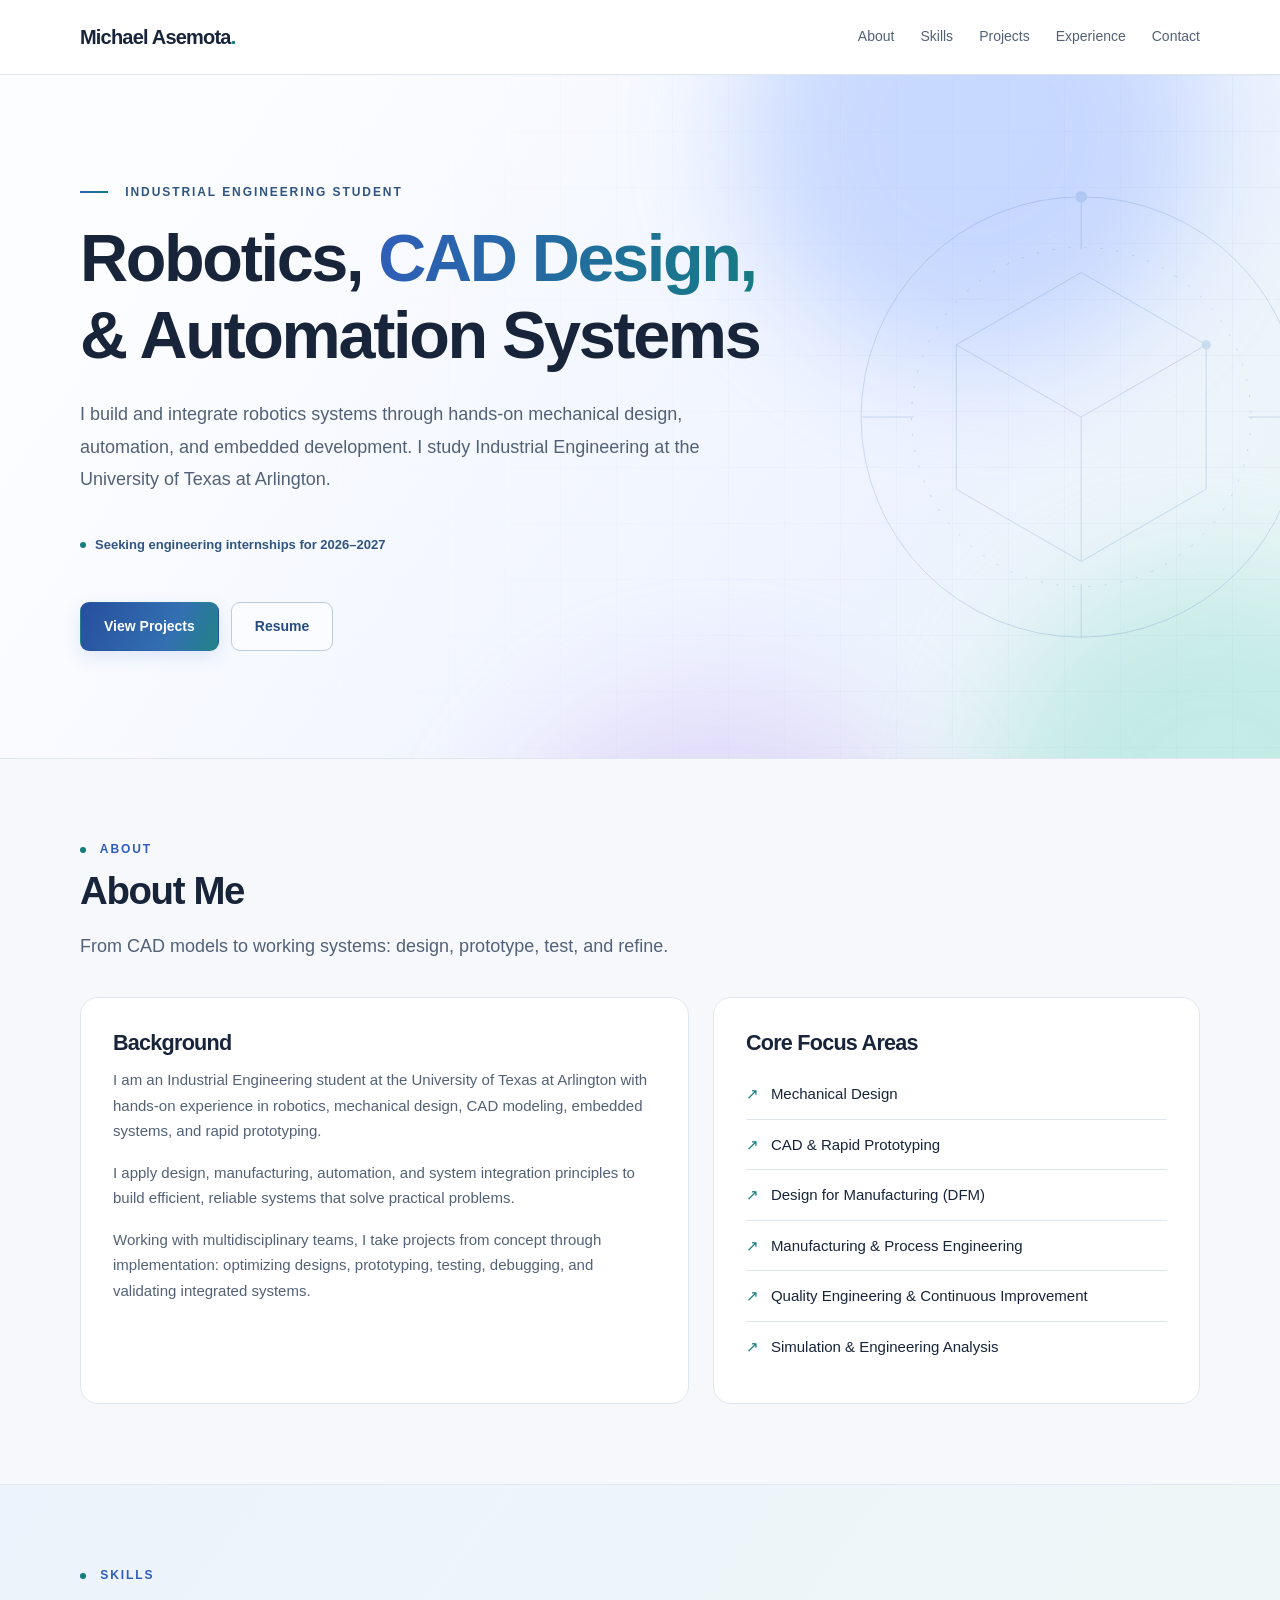
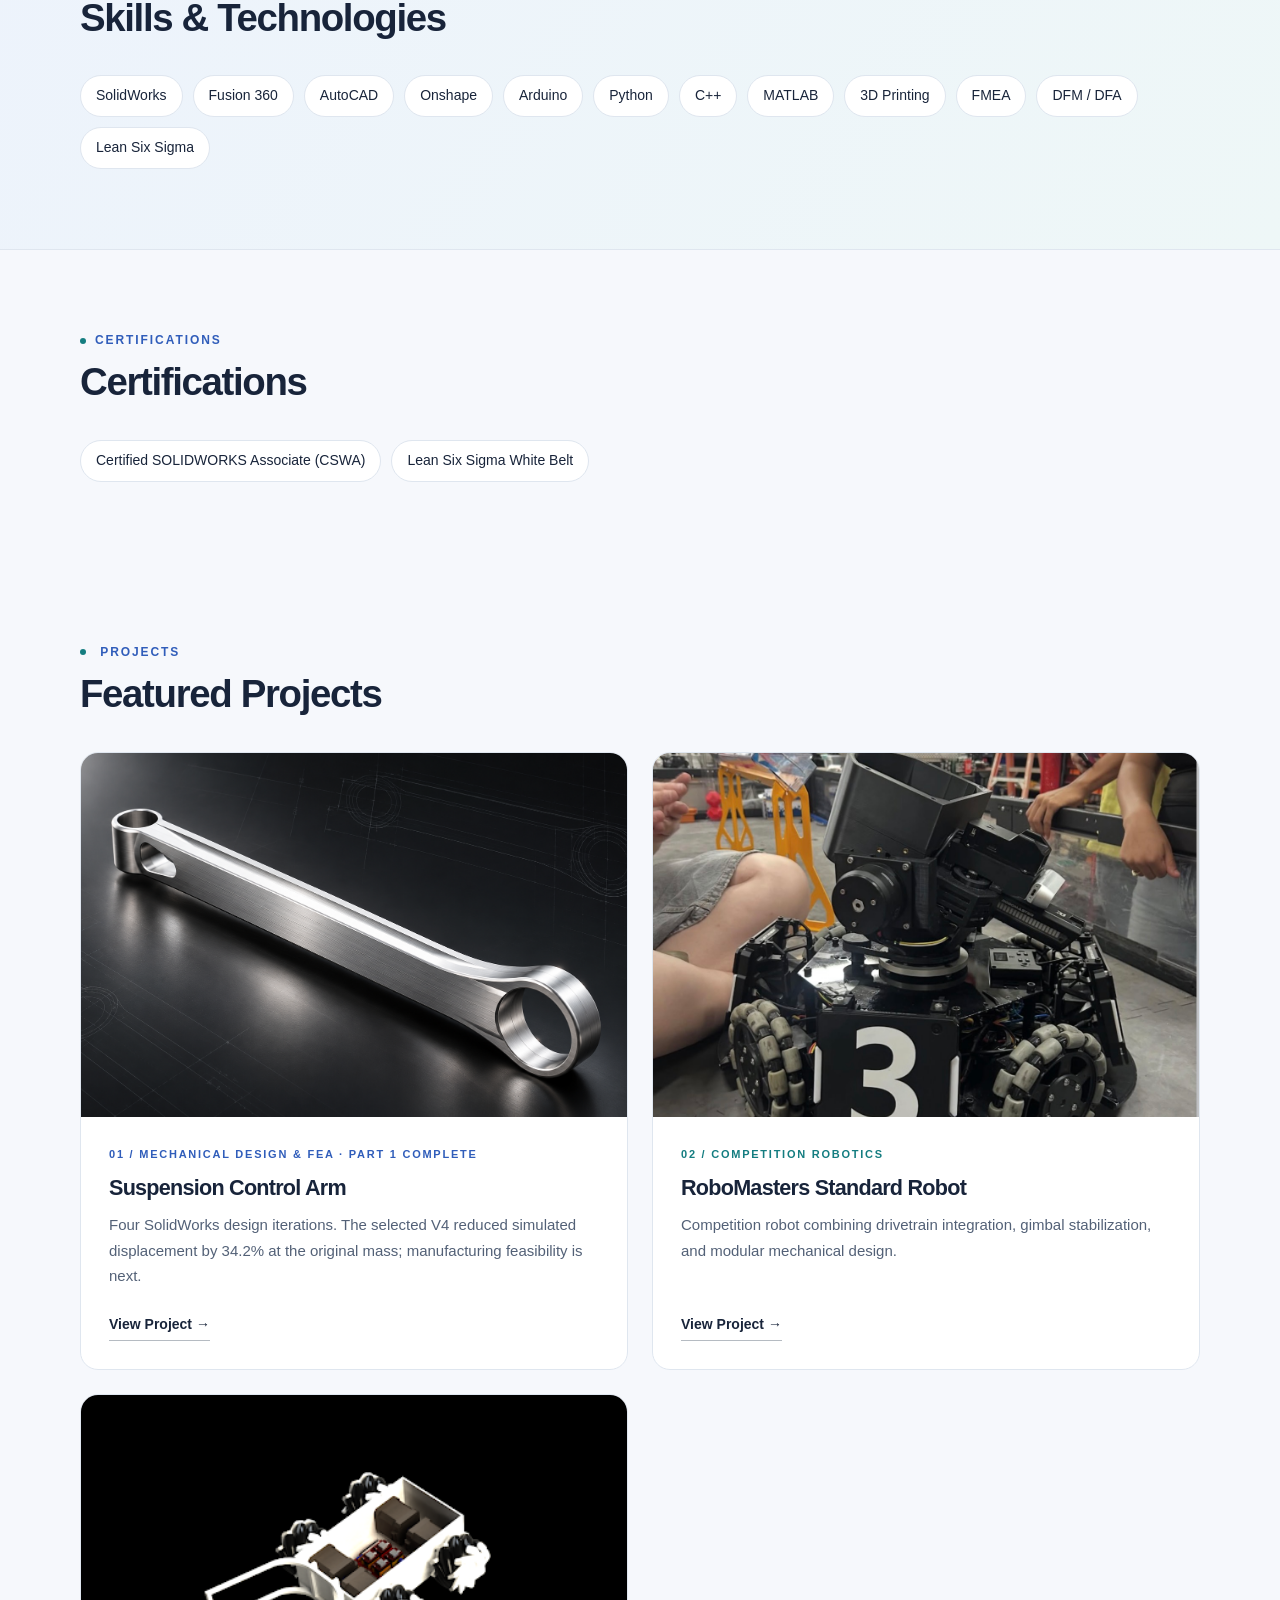
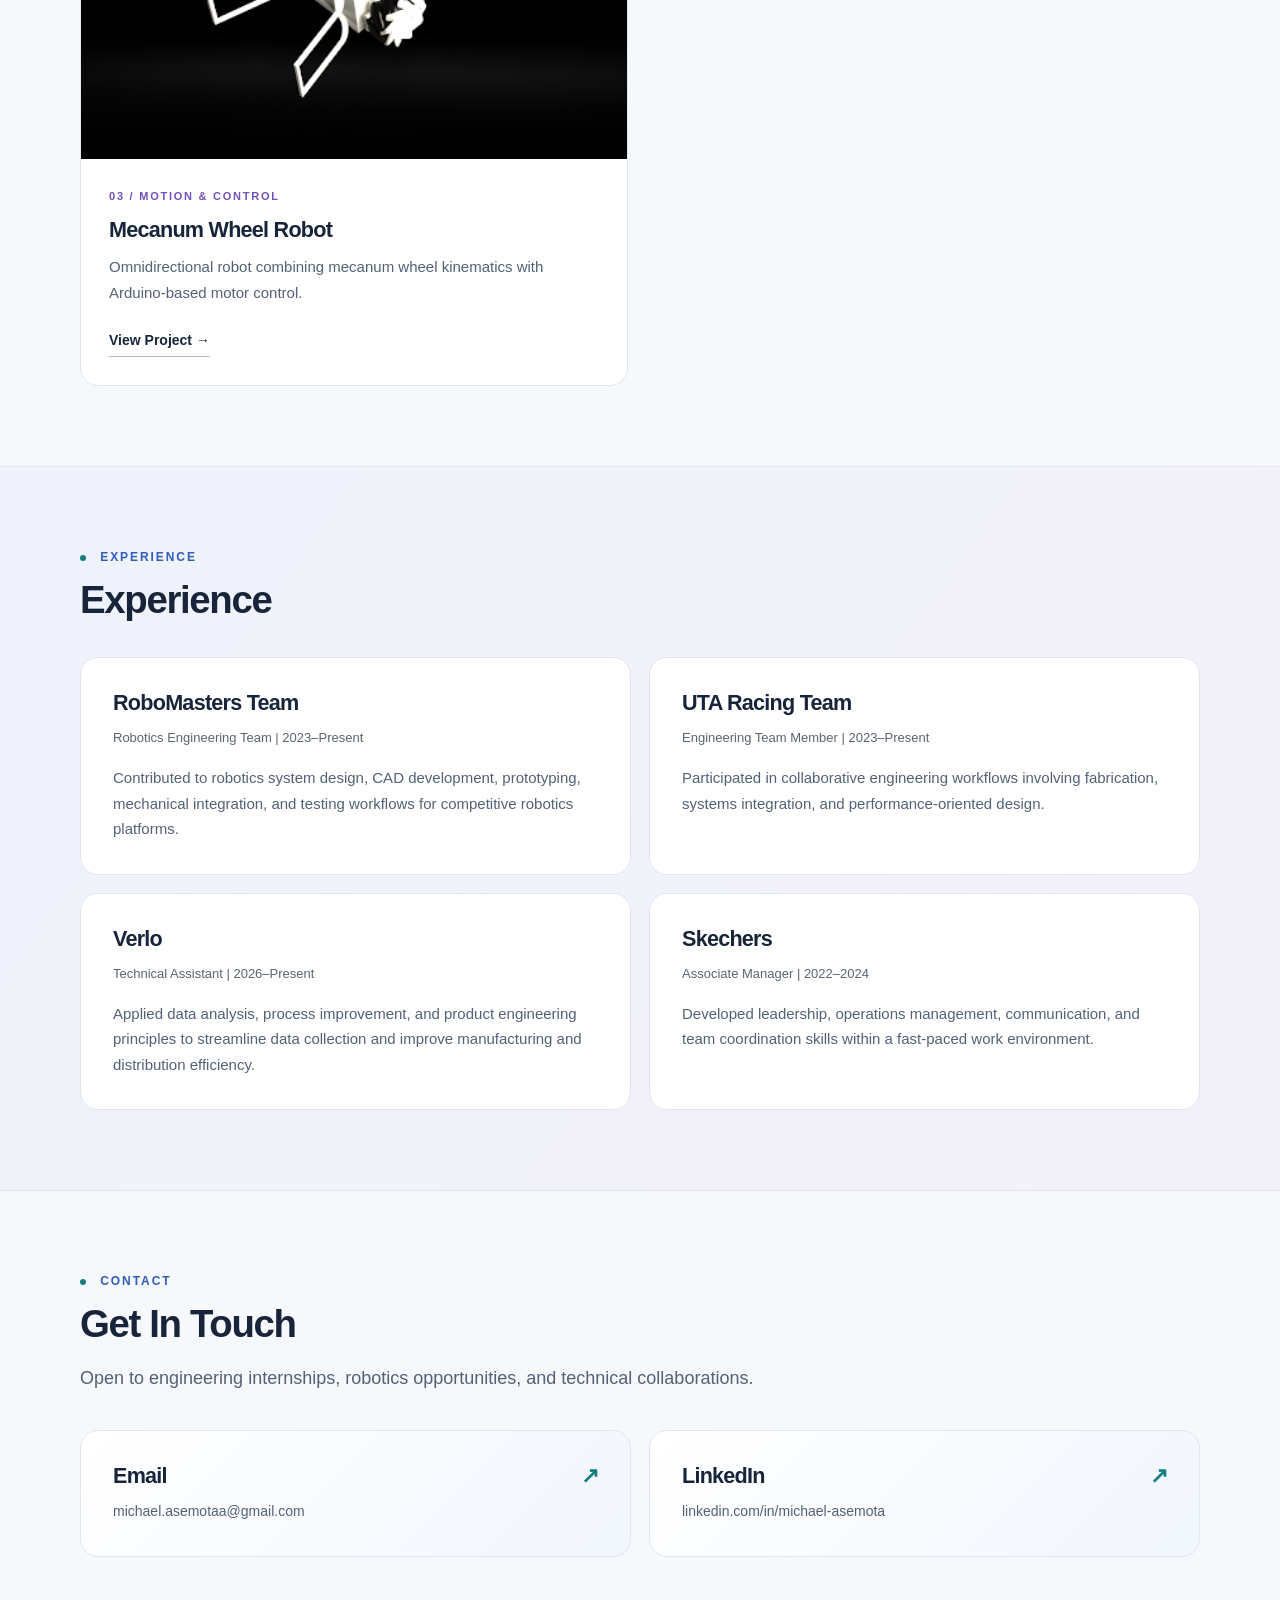
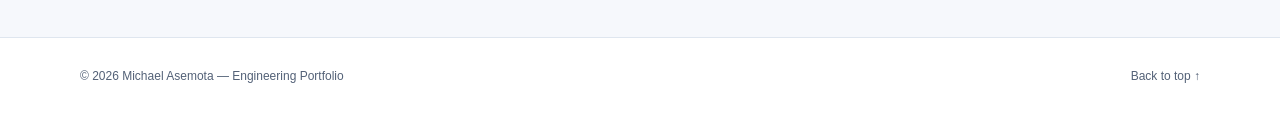
<file: index.html>
<!DOCTYPE html>
<html lang="en">

<head>

  <meta charset="UTF-8">
  <meta name="viewport" content="width=device-width, initial-scale=1.0">

  <title>Michael Asemota | Engineering Portfolio</title>

  <meta name="description" content="Michael Asemota’s engineering portfolio: robotics, mechanical design, CAD, automation, and embedded systems at UT Arlington.">
  <script src="assets/js/site.js?v=20261029-final" defer></script>

  <!-- Main CSS -->
  <link rel="stylesheet" href="assets/css/style.css?v=20261029-final">

  <link rel="stylesheet" href="assets/css/motion.css?v=20261029-final">
  <link rel="icon" type="image/svg+xml" href="assets/favicon.svg">
  <meta name="theme-color" content="#305dba">
  <meta property="og:type" content="website">
  <meta property="og:title" content="Michael Asemota | Engineering Portfolio">
  <meta property="og:description" content="Michael Asemota’s engineering portfolio: robotics, mechanical design, CAD, automation, and embedded systems at UT Arlington.">
  <meta property="og:url" content="https://ybmikey.github.io/Michael-A-Projects/">
  <link rel="canonical" href="https://ybmikey.github.io/Michael-A-Projects/">
</head>

<body>
  <a class="skip-link" href="#main">Skip to content</a>

  <!-- ================= NAVBAR ================= -->

  <nav class="navbar" aria-label="Main navigation">

    <div class="nav-container">

      <a class="logo" href="#main">Michael Asemota<span class="logo-dot" aria-hidden="true">.</span></a>

      <button class="menu-toggle" aria-expanded="false" aria-controls="navigation" hidden>Menu <span aria-hidden="true">+</span></button>
      <div class="nav-links" id="navigation">
        <a href="#about">About</a>
        <a href="#skills">Skills</a>
        <a href="#projects">Projects</a>
        <a href="#experience">Experience</a>
        <a href="#contact">Contact</a>
      </div>

    </div>

  </nav>

  <main id="main">
  <!-- ================= HERO ================= -->

  <section class="hero">
    <div class="hero-atmosphere" aria-hidden="true">
      <span class="ambient-orb orb-blue"></span><span class="ambient-orb orb-teal"></span><span class="ambient-orb orb-violet"></span>
      <svg class="engineering-orbit" viewBox="0 0 480 480" fill="none" focusable="false" aria-hidden="true">
        <g class="orbit-outer"><circle cx="240" cy="240" r="192"/><path d="M48 240h46m292 0h46M240 48v46m0 292v46"/><circle cx="240" cy="48" r="5" class="orbit-point"/></g>
        <g class="orbit-inner"><path d="m240 114 109 63v126l-109 63-109-63V177Z"/><path d="m131 177 109 63 109-63M240 240v126"/><circle cx="349" cy="177" r="4" class="orbit-point"/></g>
        <circle cx="240" cy="240" r="148" stroke-dasharray="2 12"/>
      </svg>
    </div>

    <div class="container">

      <div class="hero-content">

        <p class="hero-subtitle">
          Industrial Engineering Student
        </p>

        <h1>
          Robotics, <span class="hero-emphasis">CAD Design,</span> <br>
          & Automation Systems
        </h1>

        <p class="hero-description">
          I build and integrate robotics systems through hands-on mechanical design,
          automation, and embedded development. I study Industrial Engineering at the
          University of Texas at Arlington.
        </p>

        <p class="internship-note">Seeking engineering internships for 2026–2027</p>
        <div class="hero-buttons">

          <a href="#projects" class="btn btn-primary">
            View Projects
          </a>

          <a href="resume.pdf?v=20261030" target="_blank" rel="noopener noreferrer" class="btn btn-secondary">
            Resume
          </a>

        </div>

      </div>

    </div>

  </section>

  <!-- ================= ABOUT ================= -->

  <section id="about">

    <div class="container">

      <div class="section-header">

        <p class="section-label">
          ABOUT
        </p>

        <h2>About Me</h2>

        <p class="section-description">
          From CAD models to working systems: design, prototype, test, and refine.
        </p>

      </div>

      <div class="about-grid">

        <!-- LEFT CARD -->

        <div class="about-card">

          <h3>Background</h3>

          <p>
  I am an Industrial Engineering student at the University of Texas at Arlington with hands-on experience in robotics, mechanical design, CAD modeling, embedded systems, and rapid prototyping.
</p>

<p>
  I apply design, manufacturing, automation, and system integration principles to build efficient, reliable systems that solve practical problems.
</p>

<p>
  Working with multidisciplinary teams, I take projects from concept through implementation: optimizing designs, prototyping, testing, debugging, and validating integrated systems.
</p>

        </div>

        <!-- RIGHT CARD -->

        <div class="about-card">

          <h3>Core Focus Areas</h3>

          <div class="focus-list">

            <div class="focus-item">Mechanical Design</div>
            <div class="focus-item">CAD &amp; Rapid Prototyping</div>
            <div class="focus-item">Design for Manufacturing (DFM)</div>
            <div class="focus-item">Manufacturing &amp; Process Engineering</div>
            <div class="focus-item">Quality Engineering &amp; Continuous Improvement</div>
            <div class="focus-item">Simulation &amp; Engineering Analysis</div>

          </div>

        </div>

      </div>

    </div>

  </section>

  <!-- ================= SKILLS ================= -->

  <section id="skills">

    <div class="container">

      <div class="section-header">

        <p class="section-label">
          SKILLS
        </p>

        <h2>Skills & Technologies</h2>

      </div>

      <div class="skills-container">

        <div class="skill-tag">SolidWorks</div>
        <div class="skill-tag">Fusion 360</div>
        <div class="skill-tag">AutoCAD</div>
        <div class="skill-tag">Onshape</div>
        <div class="skill-tag">Arduino</div>
        <div class="skill-tag">Python</div>
        <div class="skill-tag">C++</div>
        <div class="skill-tag">MATLAB</div>
        <div class="skill-tag">3D Printing</div>
        <div class="skill-tag">FMEA</div>
        <div class="skill-tag">DFM / DFA</div>
        <div class="skill-tag">Lean Six Sigma</div>

      </div>

    </div>

  </section>

  <!-- ================= CERTIFICATIONS ================= -->

  <section id="certifications">
    <div class="container">
      <div class="section-header">
        <p class="section-label">CERTIFICATIONS</p>
        <h2>Certifications</h2>
      </div>
      <div class="skills-container">
        <div class="skill-tag">Certified SOLIDWORKS Associate (CSWA)</div>
        <div class="skill-tag">Lean Six Sigma White Belt</div>
      </div>
    </div>
  </section>

  <!-- ================= PROJECTS ================= -->

  <section id="projects">

    <div class="container">

      <div class="section-header">

        <p class="section-label">
          PROJECTS
        </p>

        <h2>Featured Projects</h2>

      </div>

      <div class="projects-grid">
        <!-- PROJECT 1 -->

        <div class="project-card">
          <div class="project-image">
            <img loading="lazy" decoding="async" src="assets/images/control-arm-hero.png" alt="Hero render of the suspension control arm design">
          </div>
          <div class="project-content">
            <p class="project-eyebrow">01 / Mechanical design &amp; FEA · Part 1 complete</p>
            <h3>Suspension Control Arm</h3>
            <p>Four SolidWorks design iterations. The selected V4 reduced simulated displacement by 34.2% at the original mass; manufacturing feasibility is next.</p>
            <a href="projects/control-arm.html" class="project-link">View Project →</a>
          </div>
        </div>

        <div class="project-card">

          <div class="project-image">
            <img loading="lazy" decoding="async" src="assets/images/Robo-Main.jpg" alt="RoboMasters Robot">
          </div>

          <div class="project-content">

            <p class="project-eyebrow">02 / Competition robotics</p>
            <h3>RoboMasters Standard Robot</h3>

            <p>
              Competition robot combining drivetrain integration, gimbal stabilization,
              and modular mechanical design.
            </p>

            <a href="projects/robo-masters.html" class="project-link">
              View Project →
            </a>

          </div>

        </div>

        <div class="project-card">

          <div class="project-image">
            <img loading="lazy" decoding="async" src="assets/images/MecMain.png" alt="Mecanum Robot">
          </div>

          <div class="project-content">

            <p class="project-eyebrow">03 / Motion & control</p>
            <h3>Mecanum Wheel Robot</h3>

            <p>
              Omnidirectional robot combining mecanum wheel kinematics
              with Arduino-based motor control.
            </p>

            <a href="projects/mecanum-robot.html" class="project-link">
              View Project →
            </a>

          </div>

        </div>



      </div>

    </div>

  </section>

  <!-- ================= EXPERIENCE ================= -->

  <section id="experience">

    <div class="container">

      <div class="section-header">

        <p class="section-label">
          EXPERIENCE
        </p>

        <h2>Experience</h2>

      </div>

      <div class="experience-grid">

        <div class="experience-card">

          <h3>RoboMasters Team</h3>

          <p class="experience-date">
            Robotics Engineering Team | 2023–Present
          </p>

          <p>
            Contributed to robotics system design, CAD development, prototyping, mechanical integration, and testing workflows for competitive robotics platforms.
          </p>

        </div>

        <div class="experience-card">

          <h3>UTA Racing Team</h3>

          <p class="experience-date">
            Engineering Team Member | 2023–Present
          </p>

          <p>
            Participated in collaborative engineering workflows involving fabrication, systems integration, and performance-oriented design.
          </p>

        </div>

<div class="experience-card">

          <h3>Verlo</h3>

          <p class="experience-date">
            Technical Assistant | 2026–Present
          </p>

          <p>
            Applied data analysis, process improvement, and product engineering principles to streamline data collection and improve manufacturing and distribution efficiency.
          </p>

        </div>


        <div class="experience-card">

          <h3>Skechers</h3>

          <p class="experience-date">
            Associate Manager | 2022–2024
          </p>

          <p>
            Developed leadership, operations management, communication, and team coordination skills within a fast-paced work environment.
          </p>

        </div>

      </div>

    </div>

  </section>

  <!-- ================= CONTACT ================= -->

  <section id="contact">

    <div class="container">

      <div class="section-header">

        <p class="section-label">
          CONTACT
        </p>

        <h2>Get In Touch</h2>

        <p class="section-description">
          Open to engineering internships, robotics opportunities, and technical collaborations.
        </p>

      </div>

      <div class="contact-container">

        <a href="mailto:michael.asemotaa@gmail.com" class="contact-card">
          <h3>Email</h3>
          <p>michael.asemotaa@gmail.com</p>
        </a>

        <a href="https://www.linkedin.com/in/michael-asemota"
           target="_blank" rel="noopener noreferrer"
           class="contact-card">

          <h3>LinkedIn</h3>
          <p>linkedin.com/in/michael-asemota</p>

        </a>

      </div>

    </div>

  </section>

  </main>
  <!-- ================= FOOTER ================= -->

  <footer>

    <div class="container">

      <p>
        © 2026 Michael Asemota — Engineering Portfolio
        <a class="footer-top" href="#main">Back to top ↑</a>
      </p>

    </div>

  </footer>

</body>

</html>
</file>
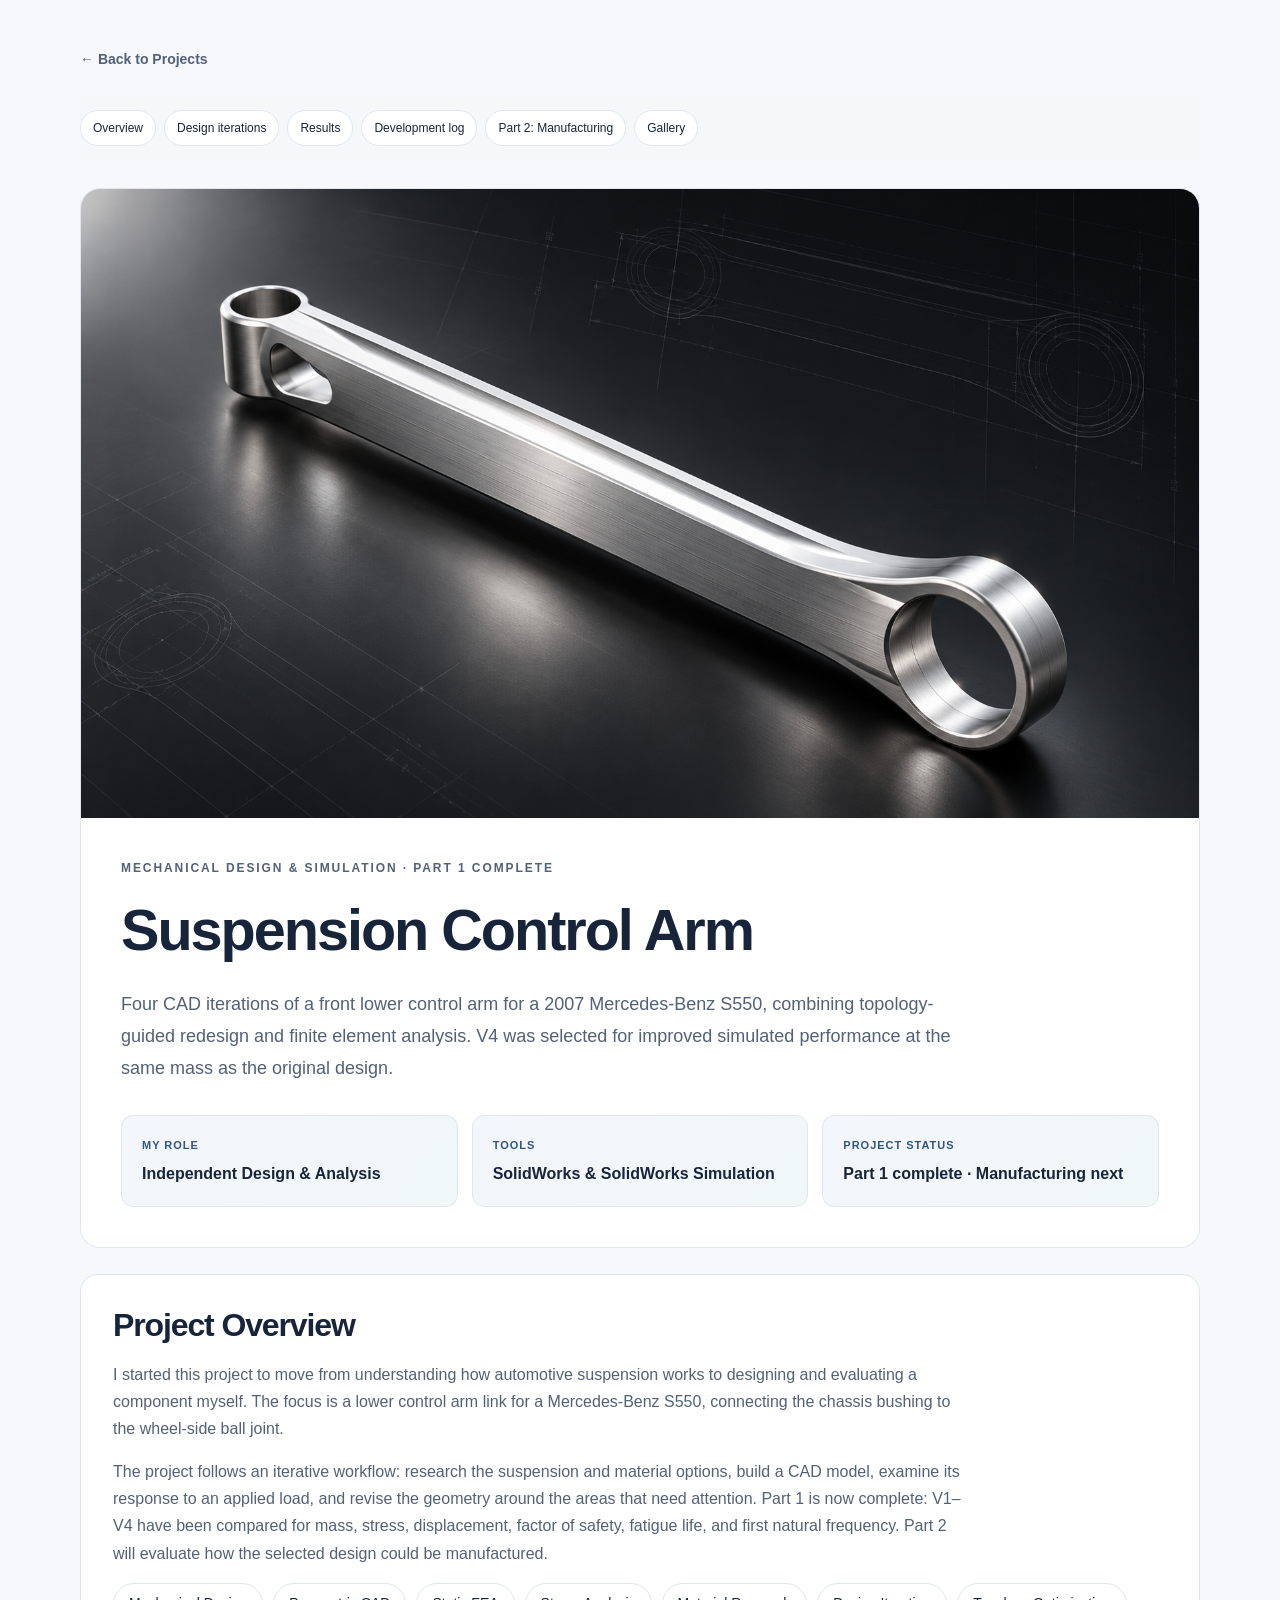
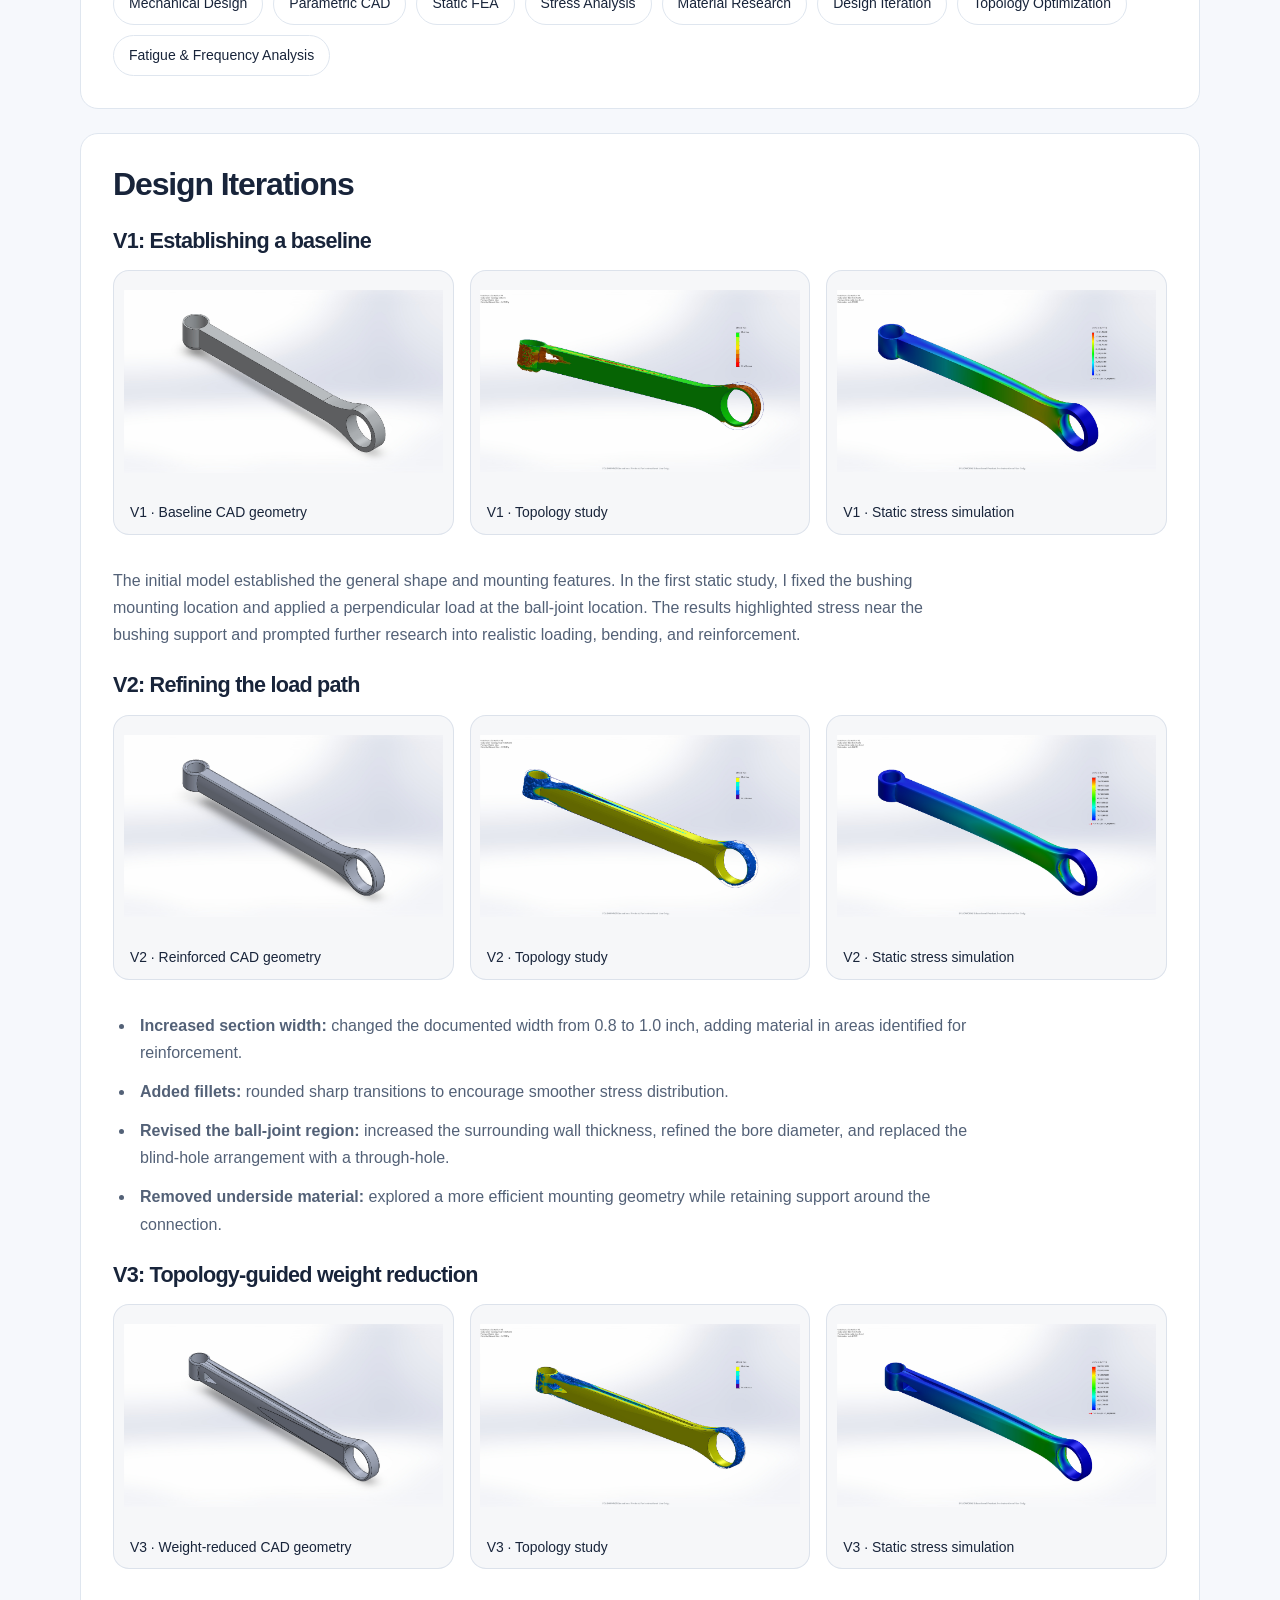
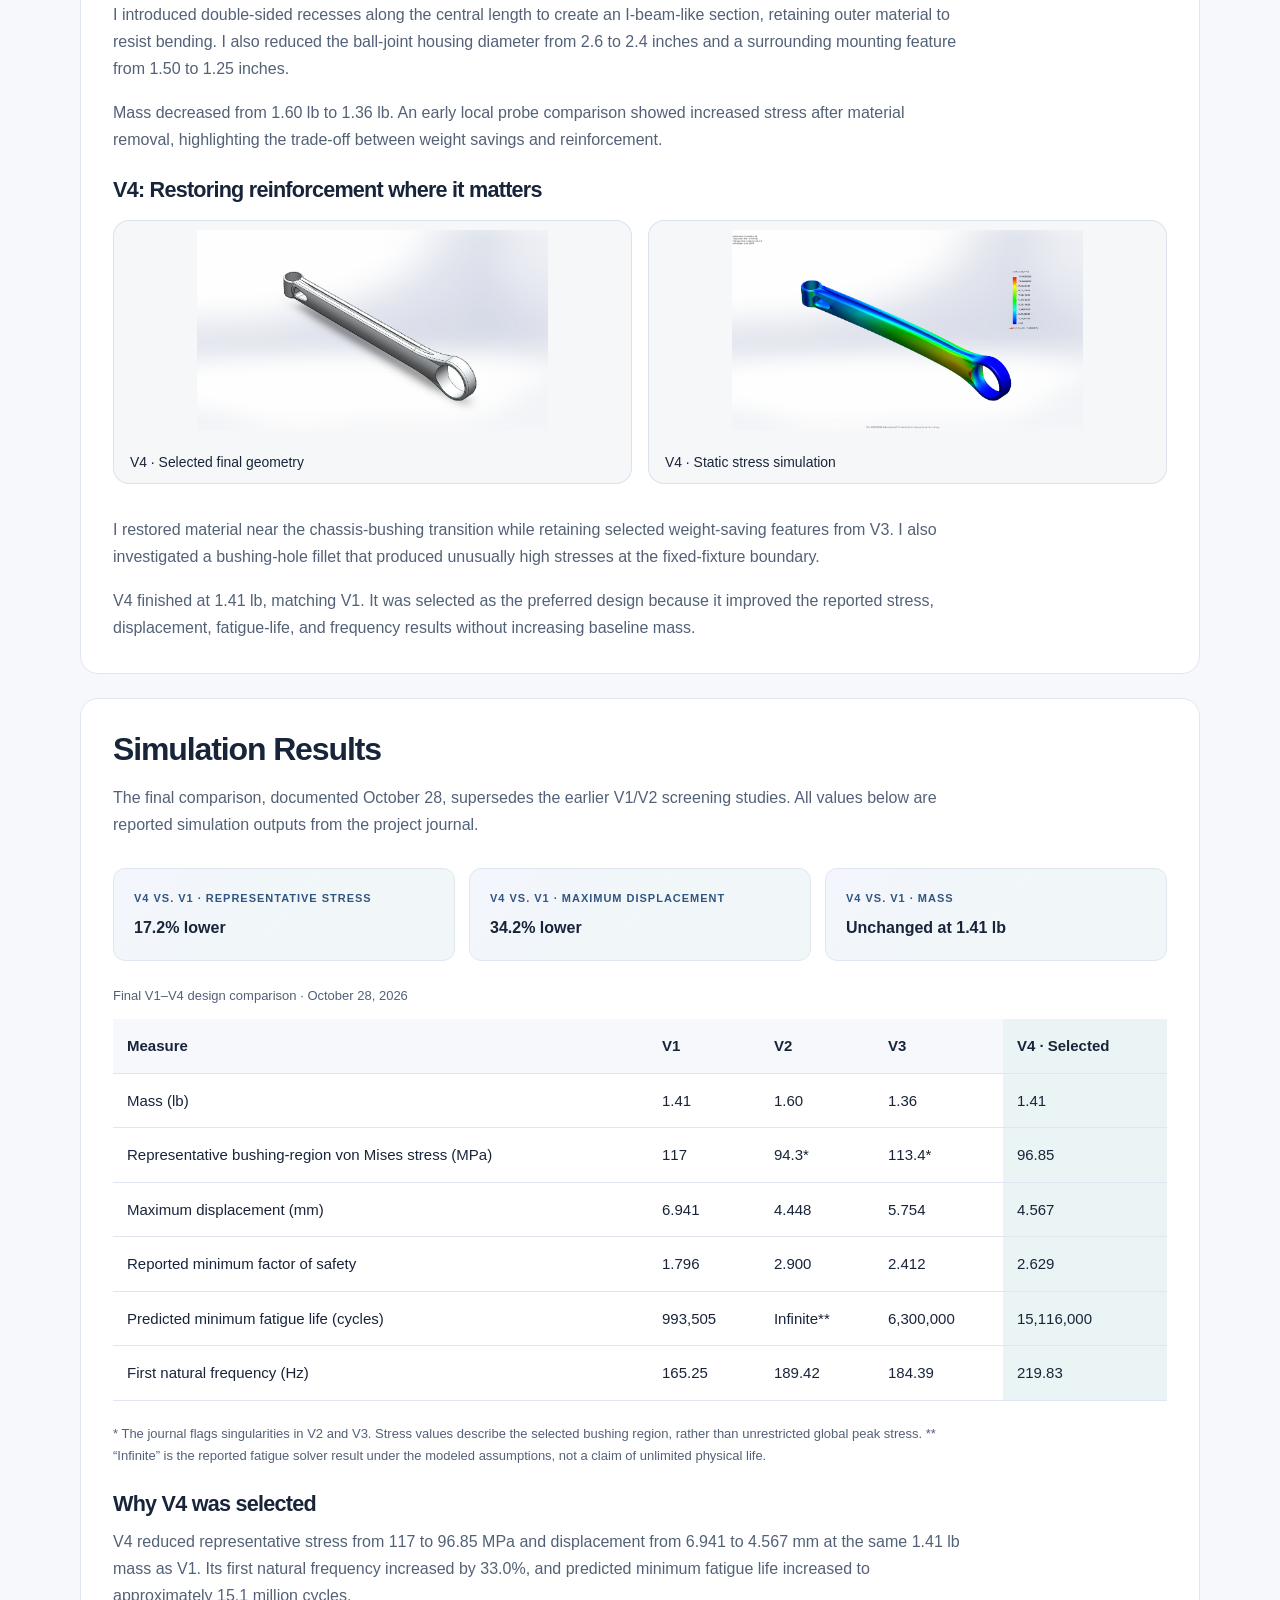
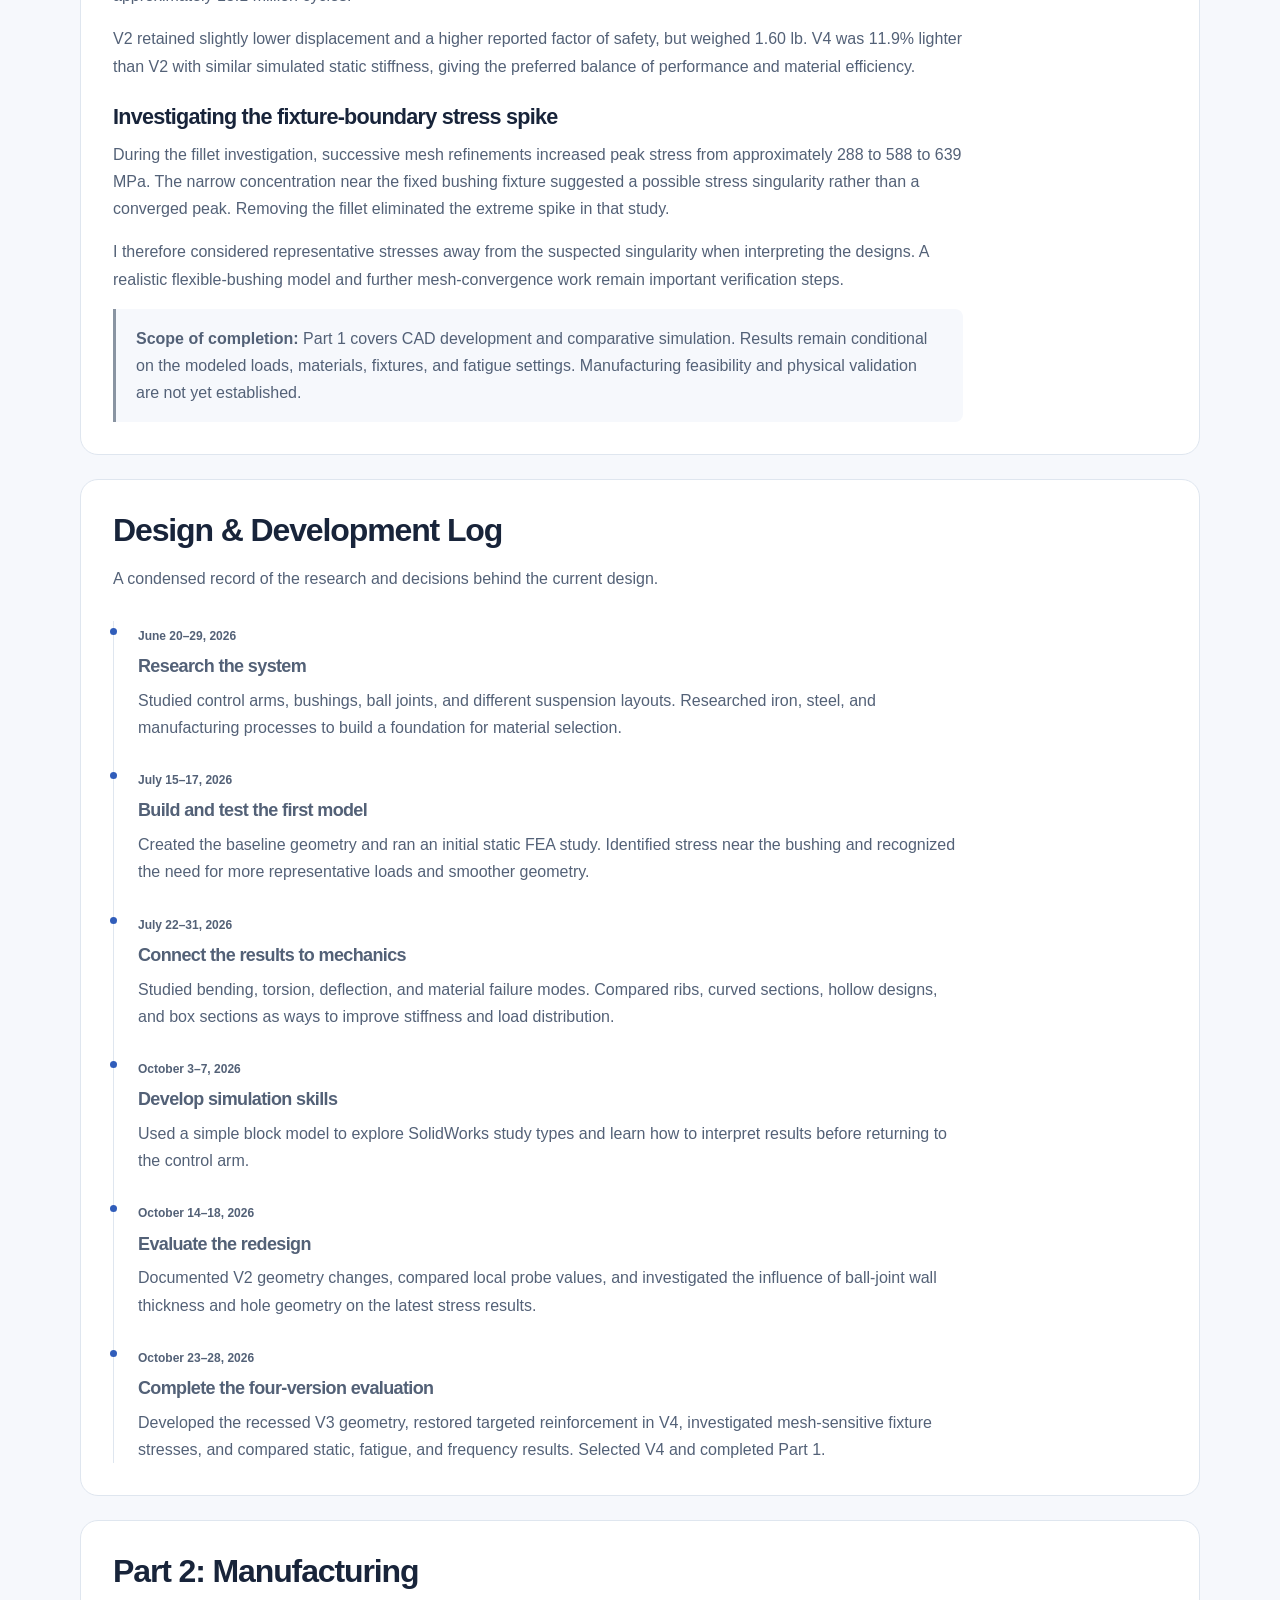
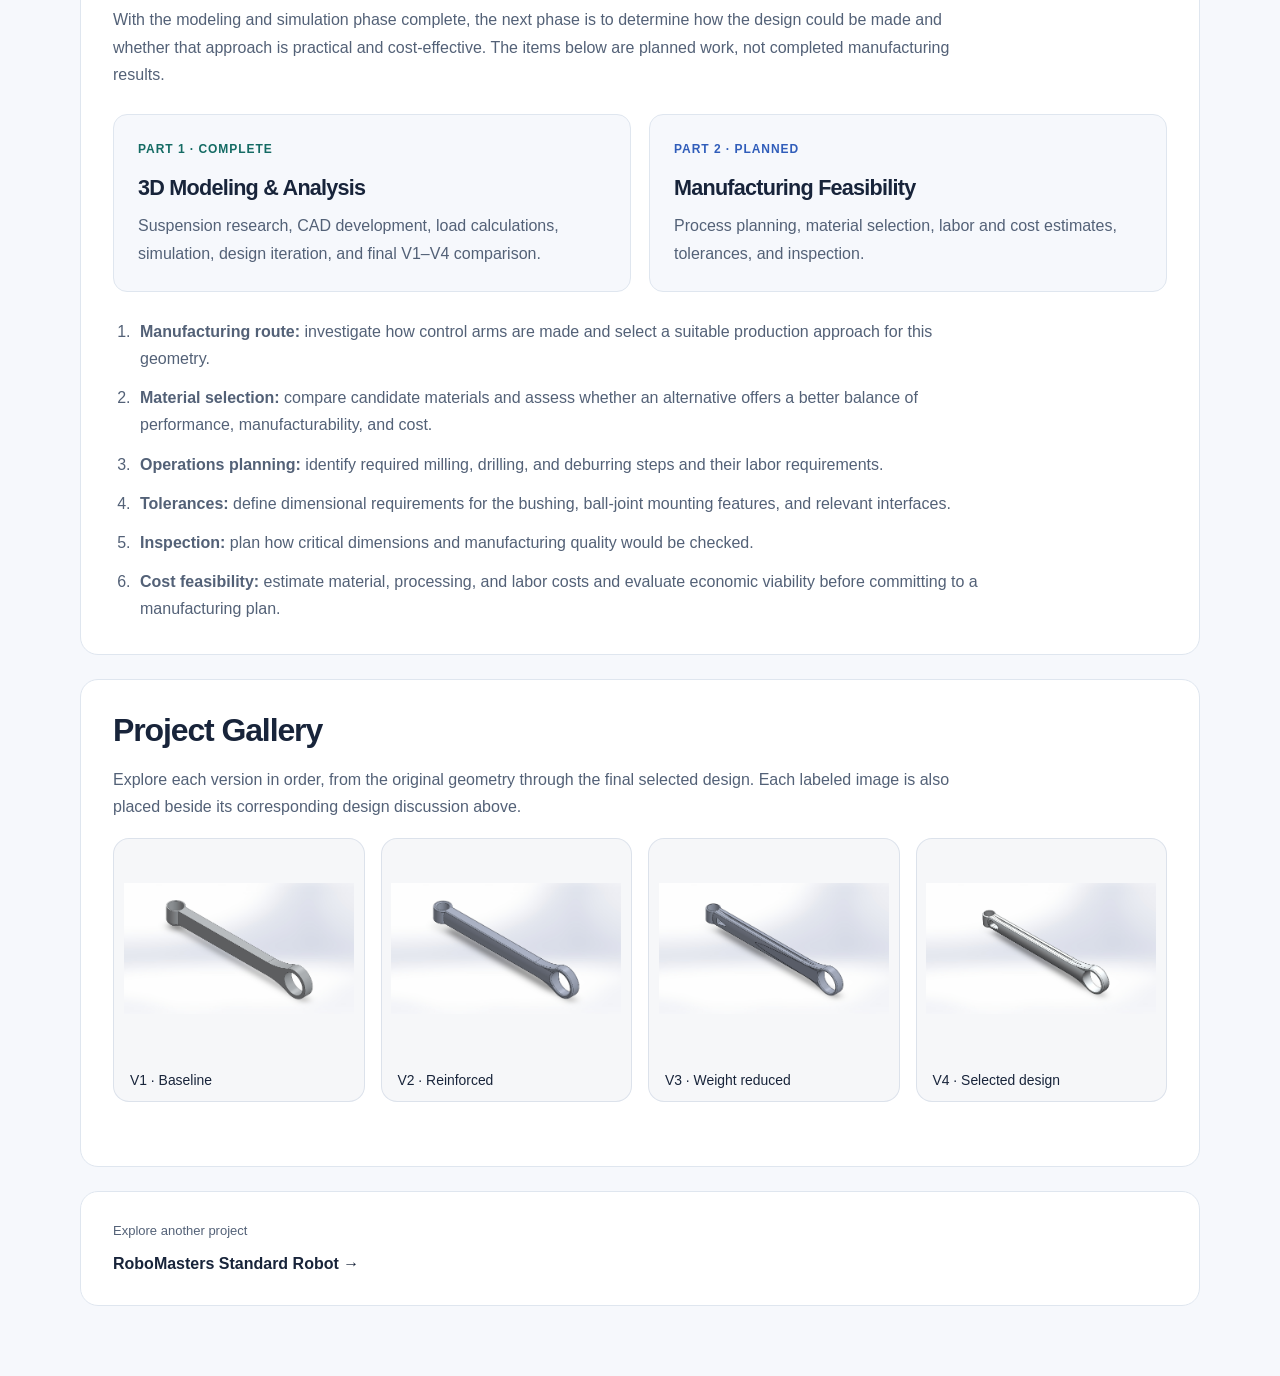
<file: projects/control-arm.html>
<!DOCTYPE html>
<html lang="en">
<head>
  <meta charset="UTF-8">
  <meta name="viewport" content="width=device-width, initial-scale=1.0">
  <title>Suspension Control Arm | Michael Asemota</title>
  <meta name="description" content="Four SolidWorks control arm design iterations, final V4 simulation results, and a planned manufacturing feasibility study.">
  <link rel="stylesheet" href="../assets/css/style.css?v=20261029-final">
  <script src="../assets/js/site.js?v=20261029-final" defer></script>
  <link rel="stylesheet" href="../assets/css/motion.css?v=20261029-final">
  <link rel="icon" type="image/svg+xml" href="../assets/favicon.svg">
  <meta name="theme-color" content="#305dba">
  <meta property="og:type" content="website">
  <meta property="og:title" content="Suspension Control Arm | Michael Asemota">
  <meta property="og:description" content="Four SolidWorks control arm design iterations, final V4 simulation results, and a planned manufacturing feasibility study.">
  <meta property="og:url" content="https://ybmikey.github.io/Michael-A-Projects/projects/control-arm.html">
  <link rel="canonical" href="https://ybmikey.github.io/Michael-A-Projects/projects/control-arm.html">

<style>
.iteration-visuals{display:grid;grid-template-columns:repeat(auto-fit,minmax(min(100%,230px),1fr));gap:1rem;margin:1.1rem 0 2rem}.iteration-figure{margin:0;min-width:0;border:1px solid rgba(140,160,190,.24);border-radius:16px;overflow:hidden;background:rgba(125,145,170,.07)}.iteration-figure img{display:block;width:100%;height:220px;object-fit:contain;padding:.6rem;box-sizing:border-box;transition:transform .45s ease}.iteration-figure:hover img{transform:scale(1.035)}.iteration-figure figcaption{padding:.7rem 1rem;font-size:.87rem;line-height:1.45}.gallery-overview{grid-template-columns:repeat(auto-fit,minmax(min(100%,200px),1fr))}@media(max-width:600px){.iteration-figure img{height:190px}}
</style>
<style>
/* Project image viewer — does not alter gallery layout */
main img { cursor: zoom-in; }
.image-viewer {position:fixed;inset:0;z-index:9999;background:rgba(9,14,26,.94);display:flex;align-items:center;justify-content:center;padding:64px 22px 58px;box-sizing:border-box}
.image-viewer[hidden]{display:none}
.image-viewer img{max-width:100%;max-height:100%;object-fit:contain;transform:scale(var(--viewer-scale,1));transition:transform .18s ease;cursor:zoom-in;user-select:none}
.image-viewer button{position:absolute;z-index:2;border:1px solid rgba(255,255,255,.3);background:rgba(20,30,49,.8);color:white;border-radius:12px;padding:9px 14px;font-size:22px;cursor:pointer}
.image-viewer .viewer-close{right:18px;top:16px}
.image-viewer .viewer-controls{position:absolute;bottom:12px;display:flex;gap:10px}
.image-viewer .viewer-controls button{position:static}
.image-viewer .viewer-label{position:absolute;top:22px;left:22px;right:75px;color:#fff;font:14px system-ui,sans-serif;white-space:nowrap;overflow:hidden;text-overflow:ellipsis}
@media(prefers-reduced-motion:reduce){.image-viewer img{transition:none}}
</style>
</head>
<body>
  <a class="skip-link" href="#main">Skip to content</a>
  <main id="main" class="container project-page">
    <a class="back-link" href="../index.html#projects">← Back to Projects</a>
    <nav class="project-nav" aria-label="Project sections">
      <a href="#overview">Overview</a><a href="#design">Design iterations</a><a href="#results">Results</a><a href="#process">Development log</a><a href="#next">Part 2: Manufacturing</a><a href="#gallery">Gallery</a>
    </nav>
    <div class="project-hero">
      <div class="project-hero-image"><img src="../assets/images/control-arm-hero.png" alt="Hero render of the suspension control arm" decoding="async"></div>
      <div class="project-hero-content">
        <p class="project-label">Mechanical Design &amp; Simulation · Part 1 Complete</p>
        <h1>Suspension Control Arm</h1>
        <p class="project-description">Four CAD iterations of a front lower control arm for a 2007 Mercedes-Benz S550, combining topology-guided redesign and finite element analysis. V4 was selected for improved simulated performance at the same mass as the original design.</p>
        <div class="project-stats">
          <div class="project-stat"><div class="project-stat-title">My Role</div><div class="project-stat-value">Independent Design &amp; Analysis</div></div>
          <div class="project-stat"><div class="project-stat-title">Tools</div><div class="project-stat-value">SolidWorks &amp; SolidWorks Simulation</div></div>
          <div class="project-stat"><div class="project-stat-title">Project Status</div><div class="project-stat-value">Part 1 complete · Manufacturing next</div></div>
        </div>
      </div>
    </div>
    <section class="project-section" aria-labelledby="overview">
      <h2 id="overview">Project Overview</h2>
      <p>I started this project to move from understanding how automotive suspension works to designing and evaluating a component myself. The focus is a lower control arm link for a Mercedes-Benz S550, connecting the chassis bushing to the wheel-side ball joint.</p>
      <p>The project follows an iterative workflow: research the suspension and material options, build a CAD model, examine its response to an applied load, and revise the geometry around the areas that need attention. Part 1 is now complete: V1–V4 have been compared for mass, stress, displacement, factor of safety, fatigue life, and first natural frequency. Part 2 will evaluate how the selected design could be manufactured.</p>
      <div class="project-tags"><span class="project-tag">Mechanical Design</span><span class="project-tag">Parametric CAD</span><span class="project-tag">Static FEA</span><span class="project-tag">Stress Analysis</span><span class="project-tag">Material Research</span><span class="project-tag">Design Iteration</span><span class="project-tag">Topology Optimization</span><span class="project-tag">Fatigue &amp; Frequency Analysis</span></div>
    </section>
    <section class="project-section" aria-labelledby="design">
      <h2 id="design">Design Iterations</h2>
      <h3>V1: Establishing a baseline</h3>
<div class="iteration-visuals"><figure class="iteration-figure"><img loading="lazy" decoding="async" src="../assets/images/control-arm-v1.jpg" alt="V1 · Baseline CAD geometry"><figcaption>V1 · Baseline CAD geometry</figcaption></figure>
<figure class="iteration-figure"><img loading="lazy" decoding="async" src="../assets/images/control-arm-v1-top.jpg" alt="V1 · Topology study"><figcaption>V1 · Topology study</figcaption></figure>
<figure class="iteration-figure"><img loading="lazy" decoding="async" src="../assets/images/control-arm-v1-stress.jpg" alt="V1 · Static stress simulation"><figcaption>V1 · Static stress simulation</figcaption></figure></div>
      <p>The initial model established the general shape and mounting features. In the first static study, I fixed the bushing mounting location and applied a perpendicular load at the ball-joint location. The results highlighted stress near the bushing support and prompted further research into realistic loading, bending, and reinforcement.</p>
      <h3>V2: Refining the load path</h3>
<div class="iteration-visuals"><figure class="iteration-figure"><img loading="lazy" decoding="async" src="../assets/images/control-arm-v2.jpg" alt="V2 · Reinforced CAD geometry"><figcaption>V2 · Reinforced CAD geometry</figcaption></figure>
<figure class="iteration-figure"><img loading="lazy" decoding="async" src="../assets/images/control-arm-v2-top.jpg" alt="V2 · Topology study"><figcaption>V2 · Topology study</figcaption></figure>
<figure class="iteration-figure"><img loading="lazy" decoding="async" src="../assets/images/control-arm-v2-stress.jpg" alt="V2 · Static stress simulation"><figcaption>V2 · Static stress simulation</figcaption></figure></div>
      <ul>
        <li><strong>Increased section width:</strong> changed the documented width from 0.8 to 1.0 inch, adding material in areas identified for reinforcement.</li>
        <li><strong>Added fillets:</strong> rounded sharp transitions to encourage smoother stress distribution.</li>
        <li><strong>Revised the ball-joint region:</strong> increased the surrounding wall thickness, refined the bore diameter, and replaced the blind-hole arrangement with a through-hole.</li>
        <li><strong>Removed underside material:</strong> explored a more efficient mounting geometry while retaining support around the connection.</li>
      </ul>
      <h3>V3: Topology-guided weight reduction</h3>
<div class="iteration-visuals"><figure class="iteration-figure"><img loading="lazy" decoding="async" src="../assets/images/control-arm-v3.jpg" alt="V3 · Weight-reduced CAD geometry"><figcaption>V3 · Weight-reduced CAD geometry</figcaption></figure>
<figure class="iteration-figure"><img loading="lazy" decoding="async" src="../assets/images/control-arm-v3-top.jpg" alt="V3 · Topology study"><figcaption>V3 · Topology study</figcaption></figure>
<figure class="iteration-figure"><img loading="lazy" decoding="async" src="../assets/images/control-arm-v3-stress.jpg" alt="V3 · Static stress simulation"><figcaption>V3 · Static stress simulation</figcaption></figure></div>
      <p>I introduced double-sided recesses along the central length to create an I-beam-like section, retaining outer material to resist bending. I also reduced the ball-joint housing diameter from 2.6 to 2.4 inches and a surrounding mounting feature from 1.50 to 1.25 inches.</p>
      <p>Mass decreased from 1.60 lb to 1.36 lb. An early local probe comparison showed increased stress after material removal, highlighting the trade-off between weight savings and reinforcement.</p>
      <h3>V4: Restoring reinforcement where it matters</h3>
<div class="iteration-visuals"><figure class="iteration-figure"><img loading="lazy" decoding="async" src="../assets/images/control-arm-v4-normal.jpg" alt="V4 · Selected final geometry"><figcaption>V4 · Selected final geometry</figcaption></figure>
<figure class="iteration-figure"><img loading="lazy" decoding="async" src="../assets/images/control-arm-v4-stress.jpg" alt="V4 · Static stress simulation"><figcaption>V4 · Static stress simulation</figcaption></figure></div>
      <p>I restored material near the chassis-bushing transition while retaining selected weight-saving features from V3. I also investigated a bushing-hole fillet that produced unusually high stresses at the fixed-fixture boundary.</p>
      <p>V4 finished at 1.41 lb, matching V1. It was selected as the preferred design because it improved the reported stress, displacement, fatigue-life, and frequency results without increasing baseline mass.</p>
    </section>
    <section class="project-section" aria-labelledby="results">
      <h2 id="results">Simulation Results</h2>
      <p>The final comparison, documented October 28, supersedes the earlier V1/V2 screening studies. All values below are reported simulation outputs from the project journal.</p>
      <div class="project-stats result-highlights">
        <div class="project-stat"><div class="project-stat-title">V4 vs. V1 · Representative stress</div><div class="project-stat-value">17.2% lower</div></div>
        <div class="project-stat"><div class="project-stat-title">V4 vs. V1 · Maximum displacement</div><div class="project-stat-value">34.2% lower</div></div>
        <div class="project-stat"><div class="project-stat-title">V4 vs. V1 · Mass</div><div class="project-stat-value">Unchanged at 1.41 lb</div></div>
      </div>
      <div class="results-table-wrap"><table class="results-table">
        <caption>Final V1–V4 design comparison · October 28, 2026</caption>
        <thead><tr><th scope="col">Measure</th><th scope="col">V1</th><th scope="col">V2</th><th scope="col">V3</th><th scope="col">V4 · Selected</th></tr></thead>
        <tbody>
          <tr><th scope="row">Mass (lb)</th><td>1.41</td><td>1.60</td><td>1.36</td><td>1.41</td></tr>
          <tr><th scope="row">Representative bushing-region von Mises stress (MPa)</th><td>117</td><td>94.3*</td><td>113.4*</td><td>96.85</td></tr>
          <tr><th scope="row">Maximum displacement (mm)</th><td>6.941</td><td>4.448</td><td>5.754</td><td>4.567</td></tr>
          <tr><th scope="row">Reported minimum factor of safety</th><td>1.796</td><td>2.900</td><td>2.412</td><td>2.629</td></tr>
          <tr><th scope="row">Predicted minimum fatigue life (cycles)</th><td>993,505</td><td>Infinite**</td><td>6,300,000</td><td>15,116,000</td></tr>
          <tr><th scope="row">First natural frequency (Hz)</th><td>165.25</td><td>189.42</td><td>184.39</td><td>219.83</td></tr>
        </tbody>
      </table></div>
      <p class="gallery-hint">* The journal flags singularities in V2 and V3. Stress values describe the selected bushing region, rather than unrestricted global peak stress. ** “Infinite” is the reported fatigue solver result under the modeled assumptions, not a claim of unlimited physical life.</p>
      <h3>Why V4 was selected</h3>
      <p>V4 reduced representative stress from 117 to 96.85 MPa and displacement from 6.941 to 4.567 mm at the same 1.41 lb mass as V1. Its first natural frequency increased by 33.0%, and predicted minimum fatigue life increased to approximately 15.1 million cycles.</p>
      <p>V2 retained slightly lower displacement and a higher reported factor of safety, but weighed 1.60 lb. V4 was 11.9% lighter than V2 with similar simulated static stiffness, giving the preferred balance of performance and material efficiency.</p>
      <h3>Investigating the fixture-boundary stress spike</h3>
      <p>During the fillet investigation, successive mesh refinements increased peak stress from approximately 288 to 588 to 639 MPa. The narrow concentration near the fixed bushing fixture suggested a possible stress singularity rather than a converged peak. Removing the fillet eliminated the extreme spike in that study.</p>
      <p>I therefore considered representative stresses away from the suspected singularity when interpreting the designs. A realistic flexible-bushing model and further mesh-convergence work remain important verification steps.</p>
      <p class="analysis-note"><strong>Scope of completion:</strong> Part 1 covers CAD development and comparative simulation. Results remain conditional on the modeled loads, materials, fixtures, and fatigue settings. Manufacturing feasibility and physical validation are not yet established.</p>
    </section>
    <section class="project-section" aria-labelledby="process">
      <h2 id="process">Design &amp; Development Log</h2>
      <p>A condensed record of the research and decisions behind the current design.</p>
      <ol class="development-log">
        <li><span class="log-date">June 20–29, 2026</span><h3>Research the system</h3><p>Studied control arms, bushings, ball joints, and different suspension layouts. Researched iron, steel, and manufacturing processes to build a foundation for material selection.</p></li>
        <li><span class="log-date">July 15–17, 2026</span><h3>Build and test the first model</h3><p>Created the baseline geometry and ran an initial static FEA study. Identified stress near the bushing and recognized the need for more representative loads and smoother geometry.</p></li>
        <li><span class="log-date">July 22–31, 2026</span><h3>Connect the results to mechanics</h3><p>Studied bending, torsion, deflection, and material failure modes. Compared ribs, curved sections, hollow designs, and box sections as ways to improve stiffness and load distribution.</p></li>
        <li><span class="log-date">October 3–7, 2026</span><h3>Develop simulation skills</h3><p>Used a simple block model to explore SolidWorks study types and learn how to interpret results before returning to the control arm.</p></li>
        <li><span class="log-date">October 14–18, 2026</span><h3>Evaluate the redesign</h3><p>Documented V2 geometry changes, compared local probe values, and investigated the influence of ball-joint wall thickness and hole geometry on the latest stress results.</p></li>
        <li><span class="log-date">October 23–28, 2026</span><h3>Complete the four-version evaluation</h3><p>Developed the recessed V3 geometry, restored targeted reinforcement in V4, investigated mesh-sensitive fixture stresses, and compared static, fatigue, and frequency results. Selected V4 and completed Part 1.</p></li>
      </ol>
    </section>
    <section class="project-section" aria-labelledby="next">
      <h2 id="next">Part 2: Manufacturing</h2>
      <p>With the modeling and simulation phase complete, the next phase is to determine how the design could be made and whether that approach is practical and cost-effective. The items below are planned work, not completed manufacturing results.</p>
      <div class="phase-grid">
        <div class="phase-panel"><p class="phase-status complete">Part 1 · Complete</p><h3>3D Modeling &amp; Analysis</h3><p>Suspension research, CAD development, load calculations, simulation, design iteration, and final V1–V4 comparison.</p></div>
        <div class="phase-panel"><p class="phase-status planned">Part 2 · Planned</p><h3>Manufacturing Feasibility</h3><p>Process planning, material selection, labor and cost estimates, tolerances, and inspection.</p></div>
      </div>
      <ol class="manufacturing-plan">
        <li><strong>Manufacturing route:</strong> investigate how control arms are made and select a suitable production approach for this geometry.</li>
        <li><strong>Material selection:</strong> compare candidate materials and assess whether an alternative offers a better balance of performance, manufacturability, and cost.</li>
        <li><strong>Operations planning:</strong> identify required milling, drilling, and deburring steps and their labor requirements.</li>
        <li><strong>Tolerances:</strong> define dimensional requirements for the bushing, ball-joint mounting features, and relevant interfaces.</li>
        <li><strong>Inspection:</strong> plan how critical dimensions and manufacturing quality would be checked.</li>
        <li><strong>Cost feasibility:</strong> estimate material, processing, and labor costs and evaluate economic viability before committing to a manufacturing plan.</li>
      </ol>
    </section>
    <section class="project-section" aria-labelledby="gallery">
      <h2 id="gallery">Project Gallery</h2>
      <p>Explore each version in order, from the original geometry through the final selected design. Each labeled image is also placed beside its corresponding design discussion above.</p>
      <div class="iteration-visuals gallery-overview"><figure class="iteration-figure"><img loading="lazy" decoding="async" src="../assets/images/control-arm-v1.jpg" alt="V1 · Baseline"><figcaption>V1 · Baseline</figcaption></figure>
<figure class="iteration-figure"><img loading="lazy" decoding="async" src="../assets/images/control-arm-v2.jpg" alt="V2 · Reinforced"><figcaption>V2 · Reinforced</figcaption></figure>
<figure class="iteration-figure"><img loading="lazy" decoding="async" src="../assets/images/control-arm-v3.jpg" alt="V3 · Weight reduced"><figcaption>V3 · Weight reduced</figcaption></figure>
<figure class="iteration-figure"><img loading="lazy" decoding="async" src="../assets/images/control-arm-v4-normal.jpg" alt="V4 · Selected design"><figcaption>V4 · Selected design</figcaption></figure></div>
    </section>
    <a class="next-project" href="robo-masters.html"><span>Explore another project</span><strong>RoboMasters Standard Robot →</strong></a>
  </main>
<script>
document.addEventListener('DOMContentLoaded', () => {
  const photos = [...document.querySelectorAll('main img')].filter(img => !img.closest('a'));
  if (!photos.length) return;
  const viewer = document.createElement('div');
  viewer.className = 'image-viewer';
  viewer.hidden = true;
  viewer.setAttribute('role','dialog');
  viewer.setAttribute('aria-modal','true');
  viewer.setAttribute('aria-label','Enlarged project image');
  viewer.innerHTML = '<span class="viewer-label"></span><button class="viewer-close" aria-label="Close image viewer">×</button><img alt=""><div class="viewer-controls"><button class="viewer-out" aria-label="Zoom out">−</button><button class="viewer-reset" aria-label="Reset zoom">Reset</button><button class="viewer-in" aria-label="Zoom in">+</button></div>';
  document.body.appendChild(viewer);
  const full = viewer.querySelector('img');
  const label = viewer.querySelector('.viewer-label');
  let scale = 1, previousFocus;
  const zoom = value => {scale=Math.max(1,Math.min(5,value));full.style.setProperty('--viewer-scale',scale);full.style.cursor=scale>1?'zoom-out':'zoom-in'};
  const close = () => {viewer.hidden=true;document.body.style.overflow='';previousFocus?.focus()};
  photos.forEach(img => {
    img.tabIndex=0;
    img.setAttribute('role','button');
    img.setAttribute('aria-label','Enlarge image: '+(img.alt||'Project image'));
    const open = () => {previousFocus=document.activeElement;full.src=img.currentSrc||img.src;full.alt=img.alt||'Project image';label.textContent=img.closest('figure')?.querySelector('figcaption')?.textContent||img.alt||'Project image';zoom(1);viewer.hidden=false;document.body.style.overflow='hidden';viewer.querySelector('.viewer-close').focus()};
    img.addEventListener('click',open);
    img.addEventListener('keydown',e=>{if(e.key==='Enter'||e.key===' '){e.preventDefault();open()}});
  });
  viewer.querySelector('.viewer-close').addEventListener('click',close);
  viewer.querySelector('.viewer-in').addEventListener('click',()=>zoom(scale+.5));
  viewer.querySelector('.viewer-out').addEventListener('click',()=>zoom(scale-.5));
  viewer.querySelector('.viewer-reset').addEventListener('click',()=>zoom(1));
  full.addEventListener('click',()=>zoom(scale===1?2:1));
  viewer.addEventListener('click',e=>{if(e.target===viewer)close()});
  viewer.addEventListener('wheel',e=>{e.preventDefault();zoom(scale+(e.deltaY<0?.25:-.25))},{passive:false});
  document.addEventListener('keydown',e=>{if(viewer.hidden)return;if(e.key==='Escape')close();if(e.key==='+'||e.key==='=')zoom(scale+.5);if(e.key==='-')zoom(scale-.5);if(e.key==='Tab'){const buttons=[...viewer.querySelectorAll('button')];const i=buttons.indexOf(document.activeElement);if(e.shiftKey&&i===0){e.preventDefault();buttons.at(-1).focus()}else if(!e.shiftKey&&i===buttons.length-1){e.preventDefault();buttons[0].focus()}}});
});
</script>
</body>
</html>
</file>
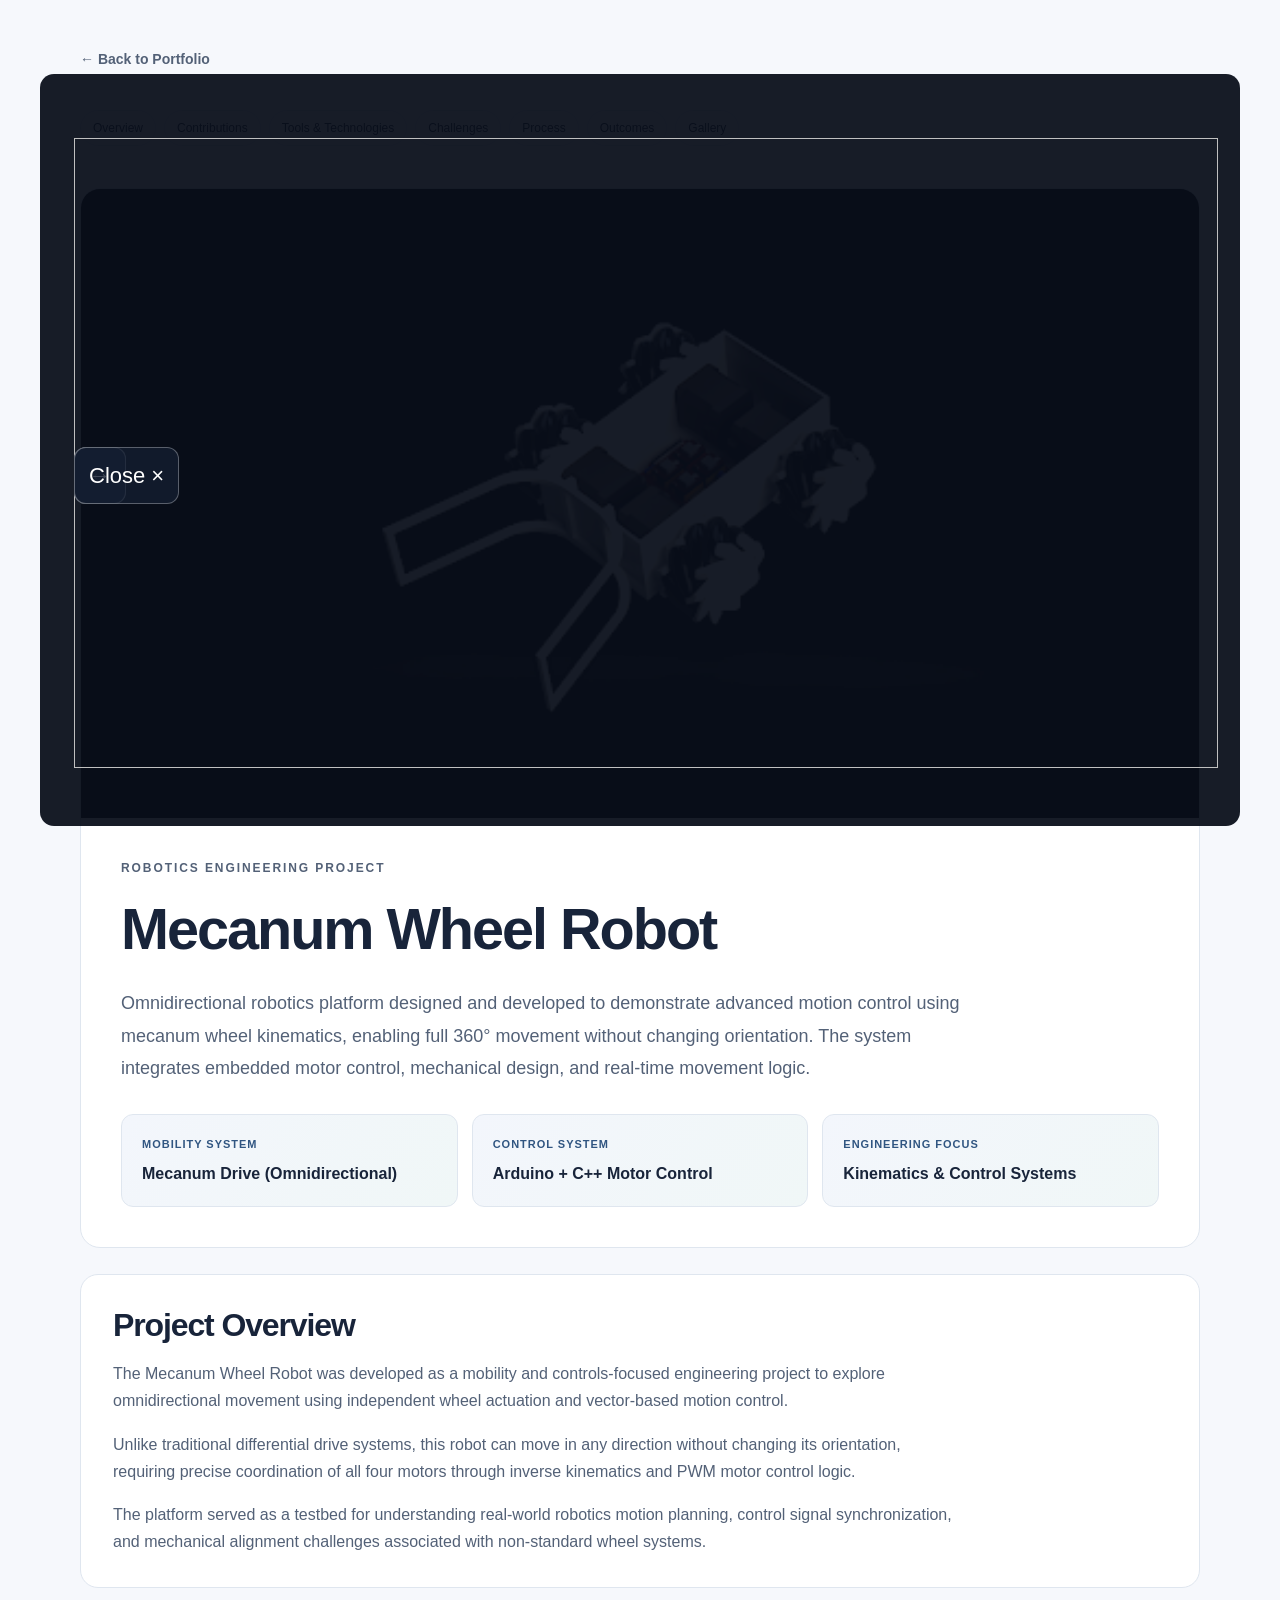
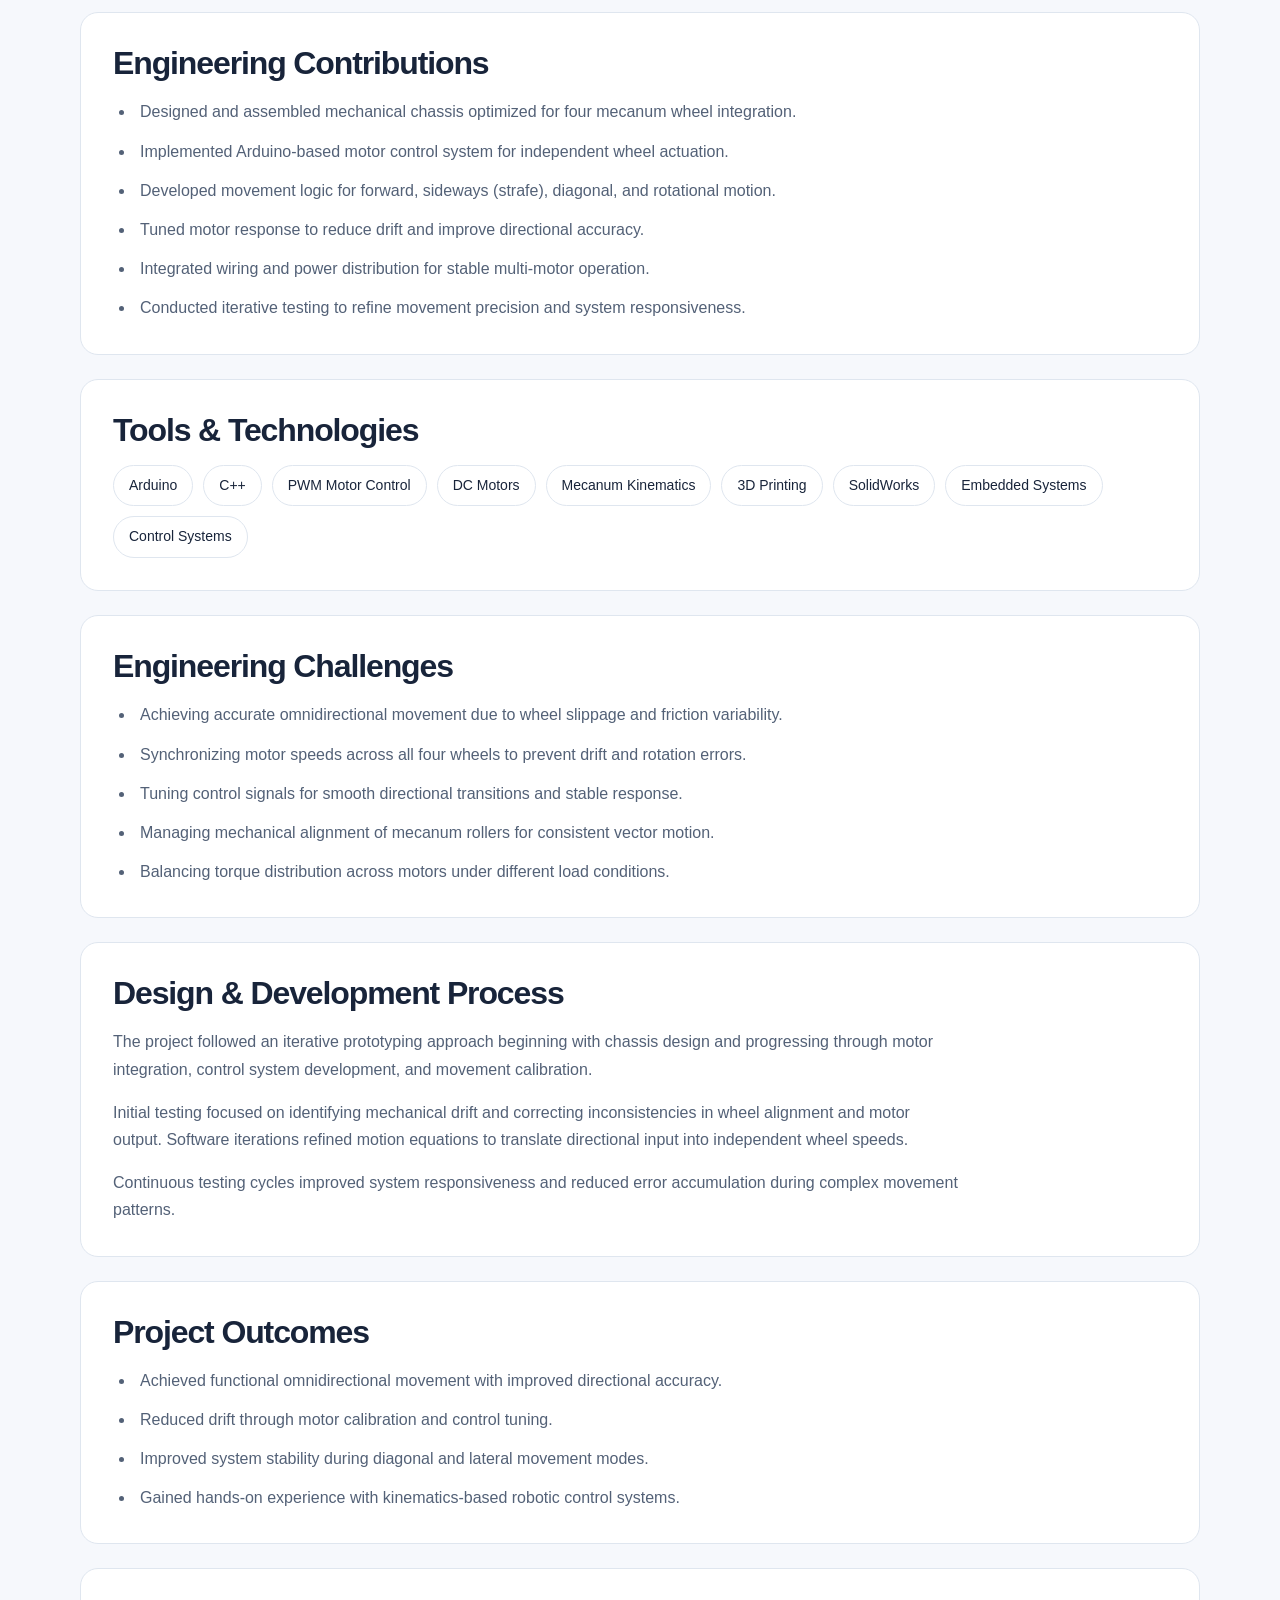
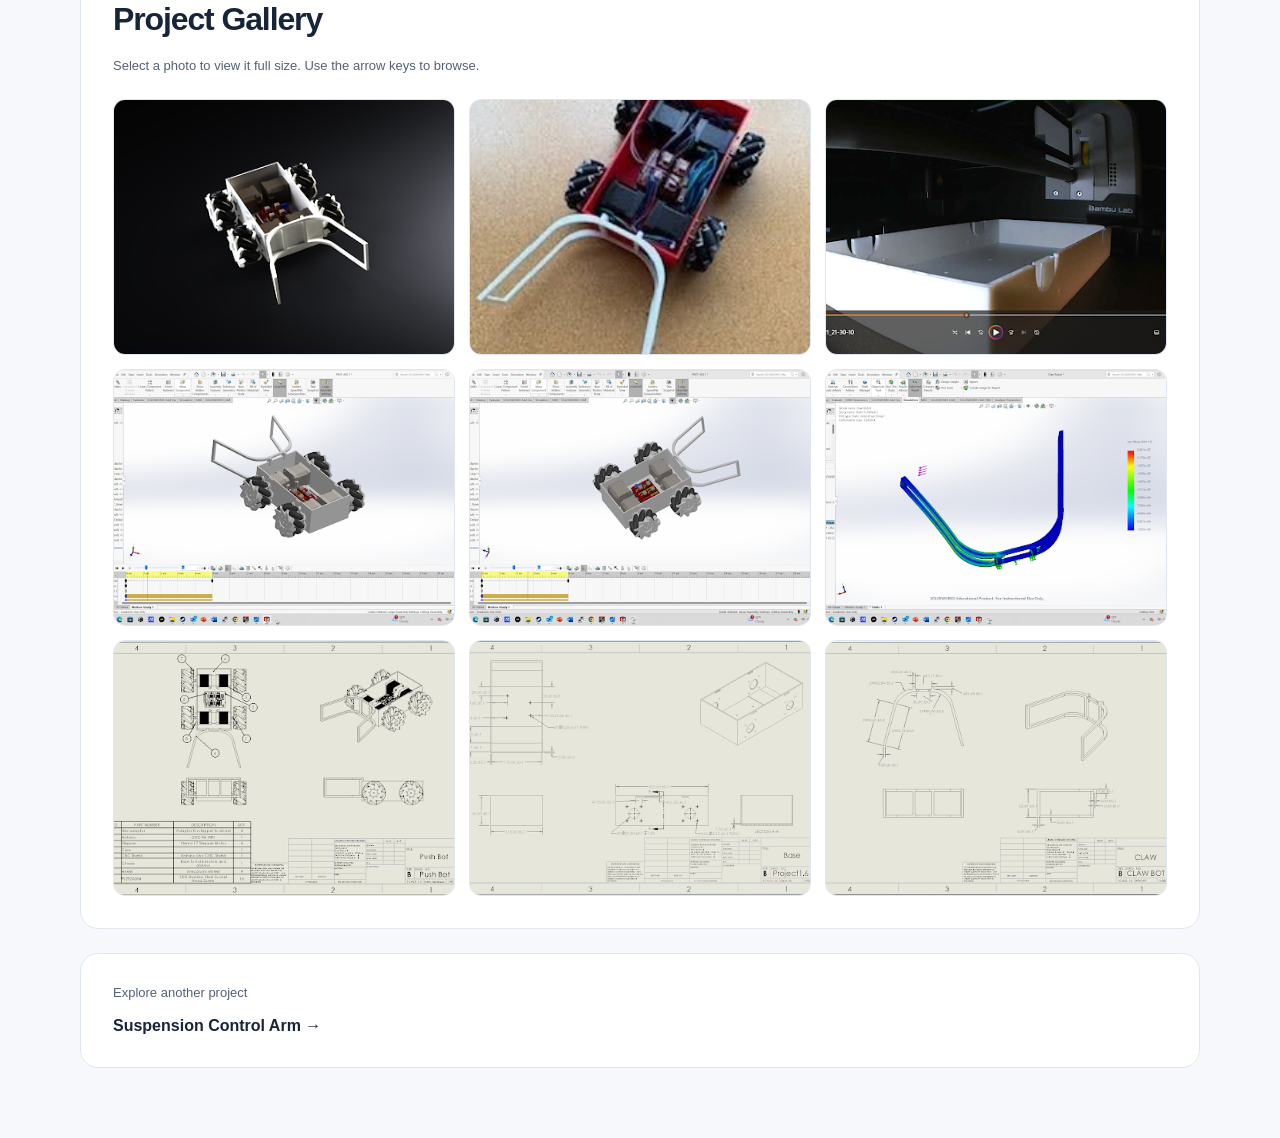
<file: projects/mecanum-robot.html>
<!DOCTYPE html>
<html lang="en">

<head>

  <meta charset="UTF-8">
  <meta name="viewport" content="width=device-width, initial-scale=1.0">

  <title>Mecanum Wheel Robot | Michael Asemota</title>

  <link rel="stylesheet" href="../assets/css/style.css?v=20261029-final">

  <script src="../assets/js/site.js?v=20261029-final" defer></script>
  <link rel="stylesheet" href="../assets/css/motion.css?v=20261029-final">
  <meta name="description" content="Mechanical design, prototyping, controls, and system integration in Michael Asemota’s Arduino mecanum wheel robot.">
  <link rel="icon" type="image/svg+xml" href="../assets/favicon.svg">
  <meta name="theme-color" content="#305dba">
  <meta property="og:type" content="website">
  <meta property="og:title" content="Mecanum Wheel Robot | Michael Asemota">
  <meta property="og:description" content="Mechanical design, prototyping, controls, and system integration in Michael Asemota’s Arduino mecanum wheel robot.">
  <meta property="og:url" content="https://ybmikey.github.io/Michael-A-Projects/projects/mecanum-robot.html">
  <link rel="canonical" href="https://ybmikey.github.io/Michael-A-Projects/projects/mecanum-robot.html">
<style>
/* Project image viewer — does not alter gallery layout */
main img { cursor: zoom-in; }
.image-viewer {position:fixed;inset:0;z-index:9999;background:rgba(9,14,26,.94);display:flex;align-items:center;justify-content:center;padding:64px 22px 58px;box-sizing:border-box}
.image-viewer[hidden]{display:none}
.image-viewer img{max-width:100%;max-height:100%;object-fit:contain;transform:scale(var(--viewer-scale,1));transition:transform .18s ease;cursor:zoom-in;user-select:none}
.image-viewer button{position:absolute;z-index:2;border:1px solid rgba(255,255,255,.3);background:rgba(20,30,49,.8);color:white;border-radius:12px;padding:9px 14px;font-size:22px;cursor:pointer}
.image-viewer .viewer-close{right:18px;top:16px}
.image-viewer .viewer-controls{position:absolute;bottom:12px;display:flex;gap:10px}
.image-viewer .viewer-controls button{position:static}
.image-viewer .viewer-label{position:absolute;top:22px;left:22px;right:75px;color:#fff;font:14px system-ui,sans-serif;white-space:nowrap;overflow:hidden;text-overflow:ellipsis}
@media(prefers-reduced-motion:reduce){.image-viewer img{transition:none}}
</style>
</head>

<body>
  <a class="skip-link" href="#main">Skip to content</a>

  <main id="main" class="container project-page">

    <!-- ================= BACK LINK ================= -->

    <a class="back-link" href="../index.html">
      ← Back to Portfolio
    </a>

    <nav class="project-nav" aria-label="Project sections"><a href="#project-overview">Overview</a><a href="#engineering-contributions">Contributions</a><a href="#tools-technologies">Tools & Technologies</a><a href="#engineering-challenges">Challenges</a><a href="#design-development-process">Process</a><a href="#project-outcomes">Outcomes</a><a href="#project-gallery">Gallery</a></nav>

    <!-- ================= HERO ================= -->

    <div class="project-hero">

      <div class="project-hero-image">
        <img decoding="async" src="../assets/images/MecMain.png"
             alt="Mecanum Wheel Robot">
      </div>

      <div class="project-hero-content">

        <p class="project-label">
          Robotics Engineering Project
        </p>

        <h1>Mecanum Wheel Robot</h1>

        <p class="project-description">
          Omnidirectional robotics platform designed and developed to demonstrate
          advanced motion control using mecanum wheel kinematics, enabling full
          360° movement without changing orientation. The system integrates embedded
          motor control, mechanical design, and real-time movement logic.
        </p>

        <!-- ================= PROJECT STATS ================= -->

        <div class="project-stats">

          <div class="project-stat">

            <div class="project-stat-title">
              Mobility System
            </div>

            <div class="project-stat-value">
              Mecanum Drive (Omnidirectional)
            </div>

          </div>

          <div class="project-stat">

            <div class="project-stat-title">
              Control System
            </div>

            <div class="project-stat-value">
              Arduino + C++ Motor Control
            </div>

          </div>

          <div class="project-stat">

            <div class="project-stat-title">
              Engineering Focus
            </div>

            <div class="project-stat-value">
              Kinematics & Control Systems
            </div>

          </div>

        </div>

      </div>

    </div>

    <!-- ================= OVERVIEW ================= -->

    <div class="project-section">

      <h2 id="project-overview">Project Overview</h2>

      <p>
        The Mecanum Wheel Robot was developed as a mobility and controls-focused
        engineering project to explore omnidirectional movement using independent
        wheel actuation and vector-based motion control.
      </p>

      <p>
        Unlike traditional differential drive systems, this robot can move in any
        direction without changing its orientation, requiring precise coordination
        of all four motors through inverse kinematics and PWM motor control logic.
      </p>

      <p>
        The platform served as a testbed for understanding real-world robotics
        motion planning, control signal synchronization, and mechanical alignment
        challenges associated with non-standard wheel systems.
      </p>

    </div>

    <!-- ================= CONTRIBUTIONS ================= -->

    <div class="project-section">

      <h2 id="engineering-contributions">Engineering Contributions</h2>

      <ul>

        <li>
          Designed and assembled mechanical chassis optimized for four mecanum wheel integration.
        </li>

        <li>
          Implemented Arduino-based motor control system for independent wheel actuation.
        </li>

        <li>
          Developed movement logic for forward, sideways (strafe), diagonal, and rotational motion.
        </li>

        <li>
          Tuned motor response to reduce drift and improve directional accuracy.
        </li>

        <li>
          Integrated wiring and power distribution for stable multi-motor operation.
        </li>

        <li>
          Conducted iterative testing to refine movement precision and system responsiveness.
        </li>

      </ul>

    </div>

    <!-- ================= TOOLS ================= -->

    <div class="project-section">

      <h2 id="tools-technologies">Tools & Technologies</h2>

      <div class="project-tags">

        <span class="project-tag">Arduino</span>
        <span class="project-tag">C++</span>
        <span class="project-tag">PWM Motor Control</span>
        <span class="project-tag">DC Motors</span>
        <span class="project-tag">Mecanum Kinematics</span>
        <span class="project-tag">3D Printing</span>
        <span class="project-tag">SolidWorks</span>
        <span class="project-tag">Embedded Systems</span>
        <span class="project-tag">Control Systems</span>

      </div>

    </div>

    <!-- ================= CHALLENGES ================= -->

    <div class="project-section">

      <h2 id="engineering-challenges">Engineering Challenges</h2>

      <ul>

        <li>
          Achieving accurate omnidirectional movement due to wheel slippage and friction variability.
        </li>

        <li>
          Synchronizing motor speeds across all four wheels to prevent drift and rotation errors.
        </li>

        <li>
          Tuning control signals for smooth directional transitions and stable response.
        </li>

        <li>
          Managing mechanical alignment of mecanum rollers for consistent vector motion.
        </li>

        <li>
          Balancing torque distribution across motors under different load conditions.
        </li>

      </ul>

    </div>

    <!-- ================= DESIGN PROCESS ================= -->

    <div class="project-section">

      <h2 id="design-development-process">Design & Development Process</h2>

      <p>
        The project followed an iterative prototyping approach beginning with chassis
        design and progressing through motor integration, control system development,
        and movement calibration.
      </p>

      <p>
        Initial testing focused on identifying mechanical drift and correcting
        inconsistencies in wheel alignment and motor output. Software iterations
        refined motion equations to translate directional input into independent
        wheel speeds.
      </p>

      <p>
        Continuous testing cycles improved system responsiveness and reduced error
        accumulation during complex movement patterns.
      </p>

    </div>

    <!-- ================= RESULTS ================= -->

    <div class="project-section">

      <h2 id="project-outcomes">Project Outcomes</h2>

      <ul>

        <li>
          Achieved functional omnidirectional movement with improved directional accuracy.
        </li>

        <li>
          Reduced drift through motor calibration and control tuning.
        </li>

        <li>
          Improved system stability during diagonal and lateral movement modes.
        </li>

        <li>
          Gained hands-on experience with kinematics-based robotic control systems.
        </li>

      </ul>

    </div>

    <!-- ================= GALLERY ================= -->

    <div class="project-section">

      <h2 id="project-gallery">Project Gallery</h2>

      <div class="project-gallery">

        <img loading="lazy" decoding="async" src="../assets/images/mec1.png" alt="Mecanum Robot Front View">
        <img loading="lazy" decoding="async" src="../assets/images/mec2.jpg" alt="Wheel Assembly Detail">
        <img loading="lazy" decoding="async" src="../assets/images/mec3.png" alt="Chassis Structure">
        <img loading="lazy" decoding="async" src="../assets/images/mec4.png" alt="Mecanum Robot Front View">
        <img loading="lazy" decoding="async" src="../assets/images/mec5.png" alt="Wheel Assembly Detail">
        <img loading="lazy" decoding="async" src="../assets/images/mec6.png" alt="Chassis Structure">
        <img loading="lazy" decoding="async" src="../assets/images/mec7.png" alt="Mecanum Robot Front View">
        <img loading="lazy" decoding="async" src="../assets/images/mec8.png" alt="Wheel Assembly Detail">
        <img loading="lazy" decoding="async" src="../assets/images/mec9.png" alt="Chassis Structure">

      </div>

    </div>

    <a class="next-project" href="control-arm.html"><span>Explore another project</span><strong>Suspension Control Arm →</strong></a>
  </main>

<script>
document.addEventListener('DOMContentLoaded', () => {
  const photos = [...document.querySelectorAll('main img')].filter(img => !img.closest('a'));
  if (!photos.length) return;
  const viewer = document.createElement('div');
  viewer.className = 'image-viewer';
  viewer.hidden = true;
  viewer.setAttribute('role','dialog');
  viewer.setAttribute('aria-modal','true');
  viewer.setAttribute('aria-label','Enlarged project image');
  viewer.innerHTML = '<span class="viewer-label"></span><button class="viewer-close" aria-label="Close image viewer">×</button><img alt=""><div class="viewer-controls"><button class="viewer-out" aria-label="Zoom out">−</button><button class="viewer-reset" aria-label="Reset zoom">Reset</button><button class="viewer-in" aria-label="Zoom in">+</button></div>';
  document.body.appendChild(viewer);
  const full = viewer.querySelector('img');
  const label = viewer.querySelector('.viewer-label');
  let scale = 1, previousFocus;
  const zoom = value => {scale=Math.max(1,Math.min(5,value));full.style.setProperty('--viewer-scale',scale);full.style.cursor=scale>1?'zoom-out':'zoom-in'};
  const close = () => {viewer.hidden=true;document.body.style.overflow='';previousFocus?.focus()};
  photos.forEach(img => {
    img.tabIndex=0;
    img.setAttribute('role','button');
    img.setAttribute('aria-label','Enlarge image: '+(img.alt||'Project image'));
    const open = () => {previousFocus=document.activeElement;full.src=img.currentSrc||img.src;full.alt=img.alt||'Project image';label.textContent=img.closest('figure')?.querySelector('figcaption')?.textContent||img.alt||'Project image';zoom(1);viewer.hidden=false;document.body.style.overflow='hidden';viewer.querySelector('.viewer-close').focus()};
    img.addEventListener('click',open);
    img.addEventListener('keydown',e=>{if(e.key==='Enter'||e.key===' '){e.preventDefault();open()}});
  });
  viewer.querySelector('.viewer-close').addEventListener('click',close);
  viewer.querySelector('.viewer-in').addEventListener('click',()=>zoom(scale+.5));
  viewer.querySelector('.viewer-out').addEventListener('click',()=>zoom(scale-.5));
  viewer.querySelector('.viewer-reset').addEventListener('click',()=>zoom(1));
  full.addEventListener('click',()=>zoom(scale===1?2:1));
  viewer.addEventListener('click',e=>{if(e.target===viewer)close()});
  viewer.addEventListener('wheel',e=>{e.preventDefault();zoom(scale+(e.deltaY<0?.25:-.25))},{passive:false});
  document.addEventListener('keydown',e=>{if(viewer.hidden)return;if(e.key==='Escape')close();if(e.key==='+'||e.key==='=')zoom(scale+.5);if(e.key==='-')zoom(scale-.5);if(e.key==='Tab'){const buttons=[...viewer.querySelectorAll('button')];const i=buttons.indexOf(document.activeElement);if(e.shiftKey&&i===0){e.preventDefault();buttons.at(-1).focus()}else if(!e.shiftKey&&i===buttons.length-1){e.preventDefault();buttons[0].focus()}}});
});
</script>
</body>

</html>
</file>
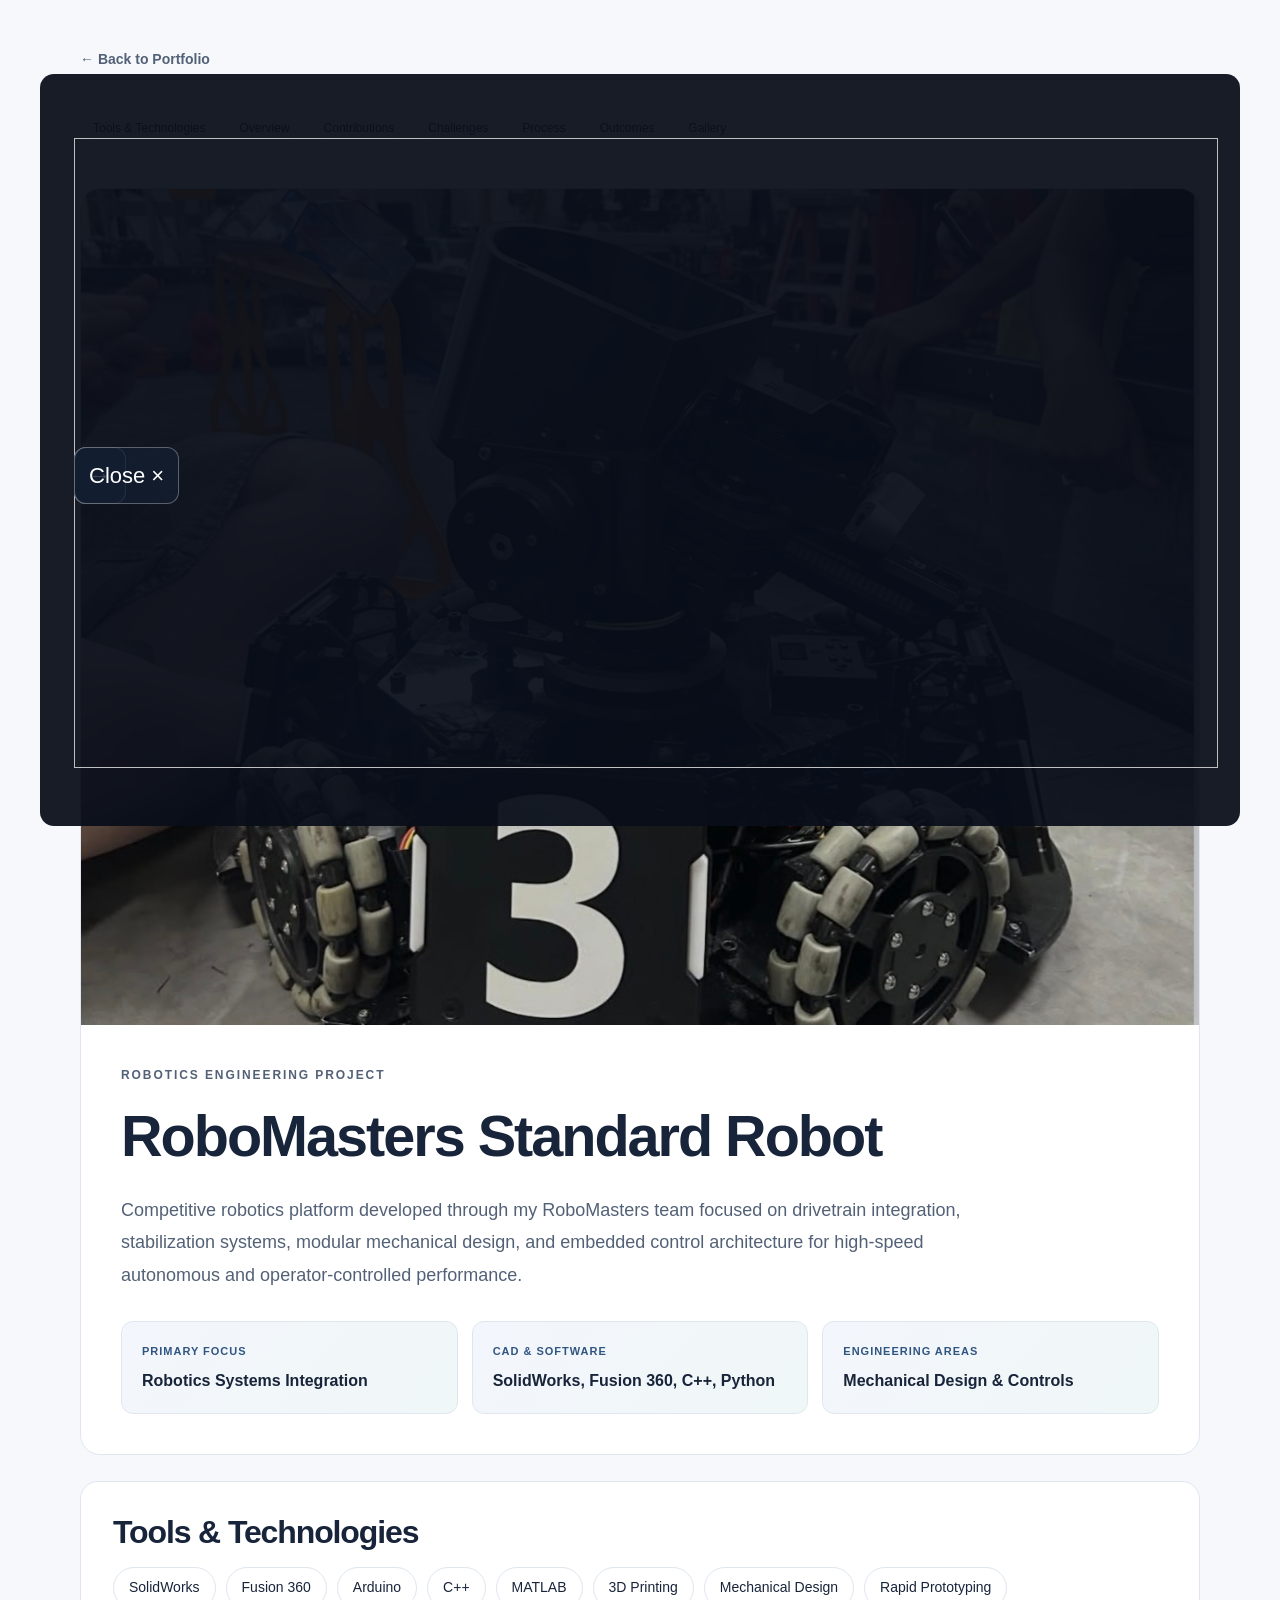
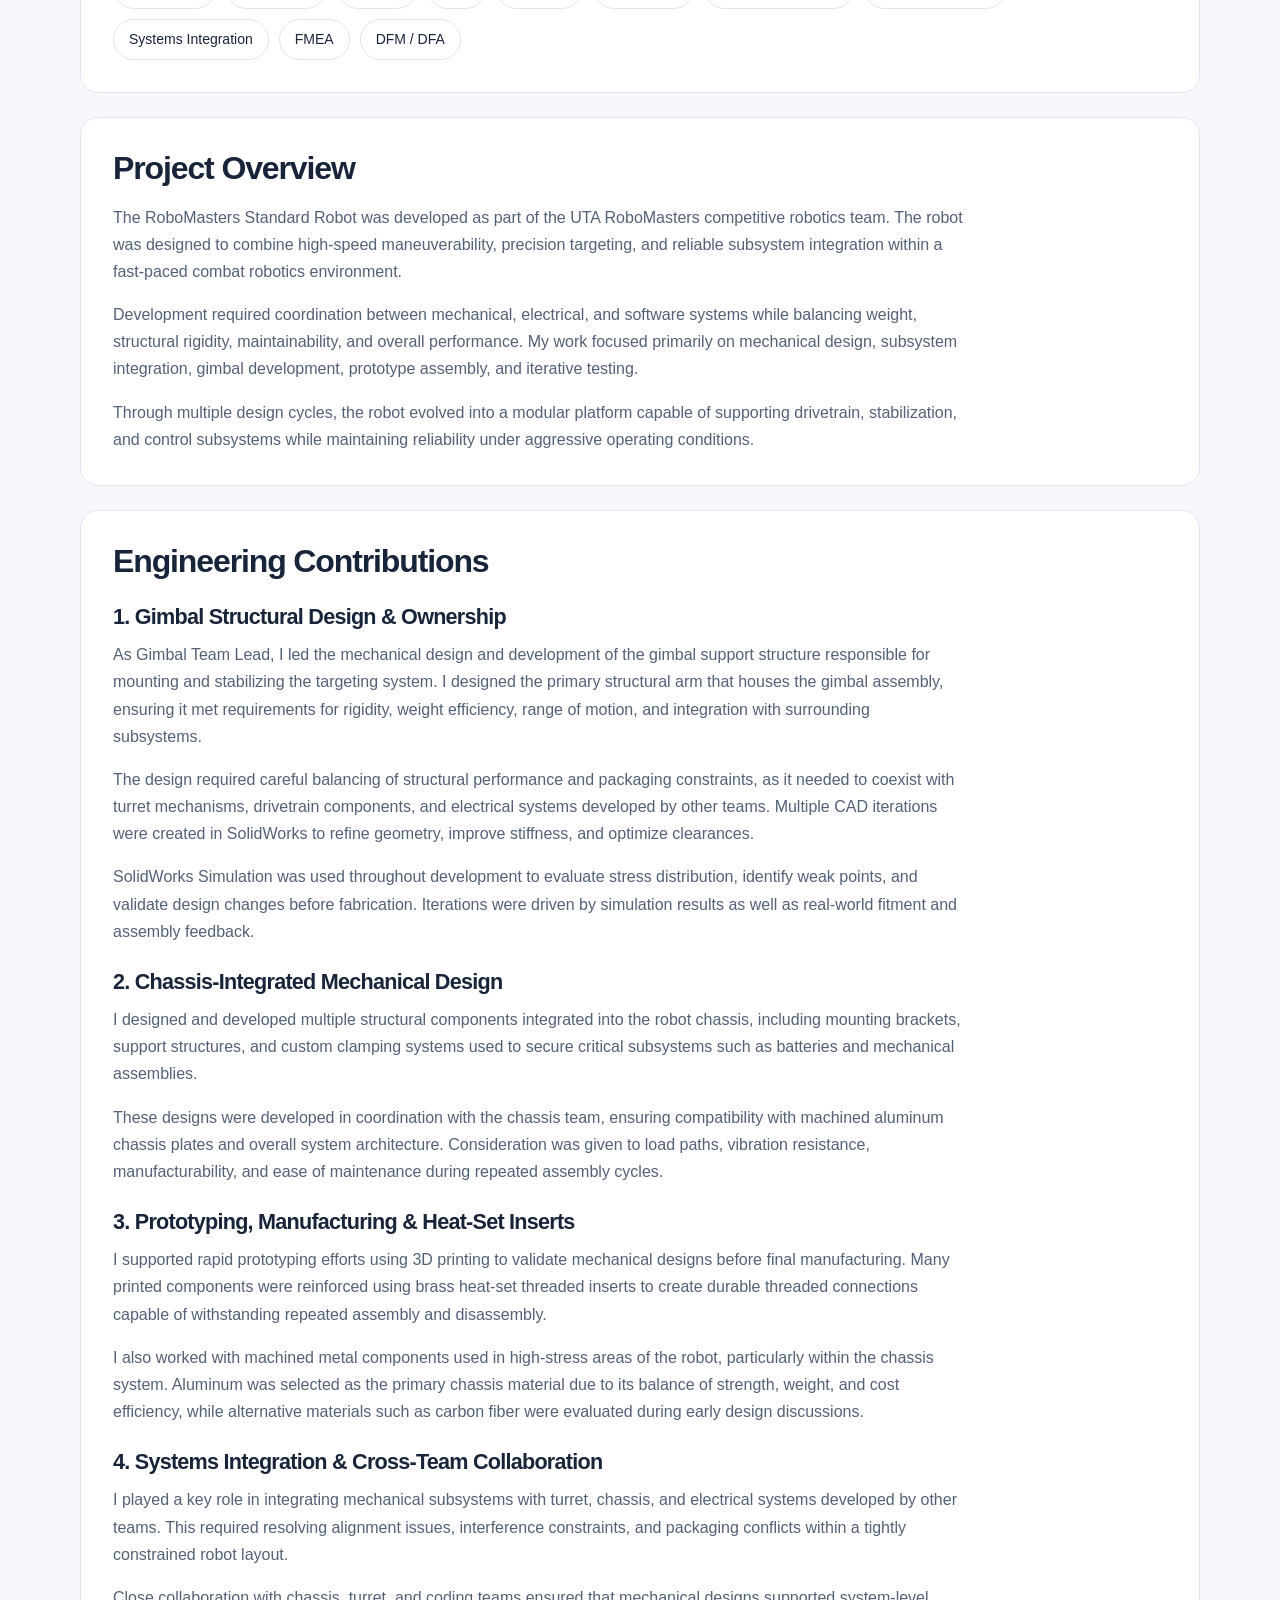
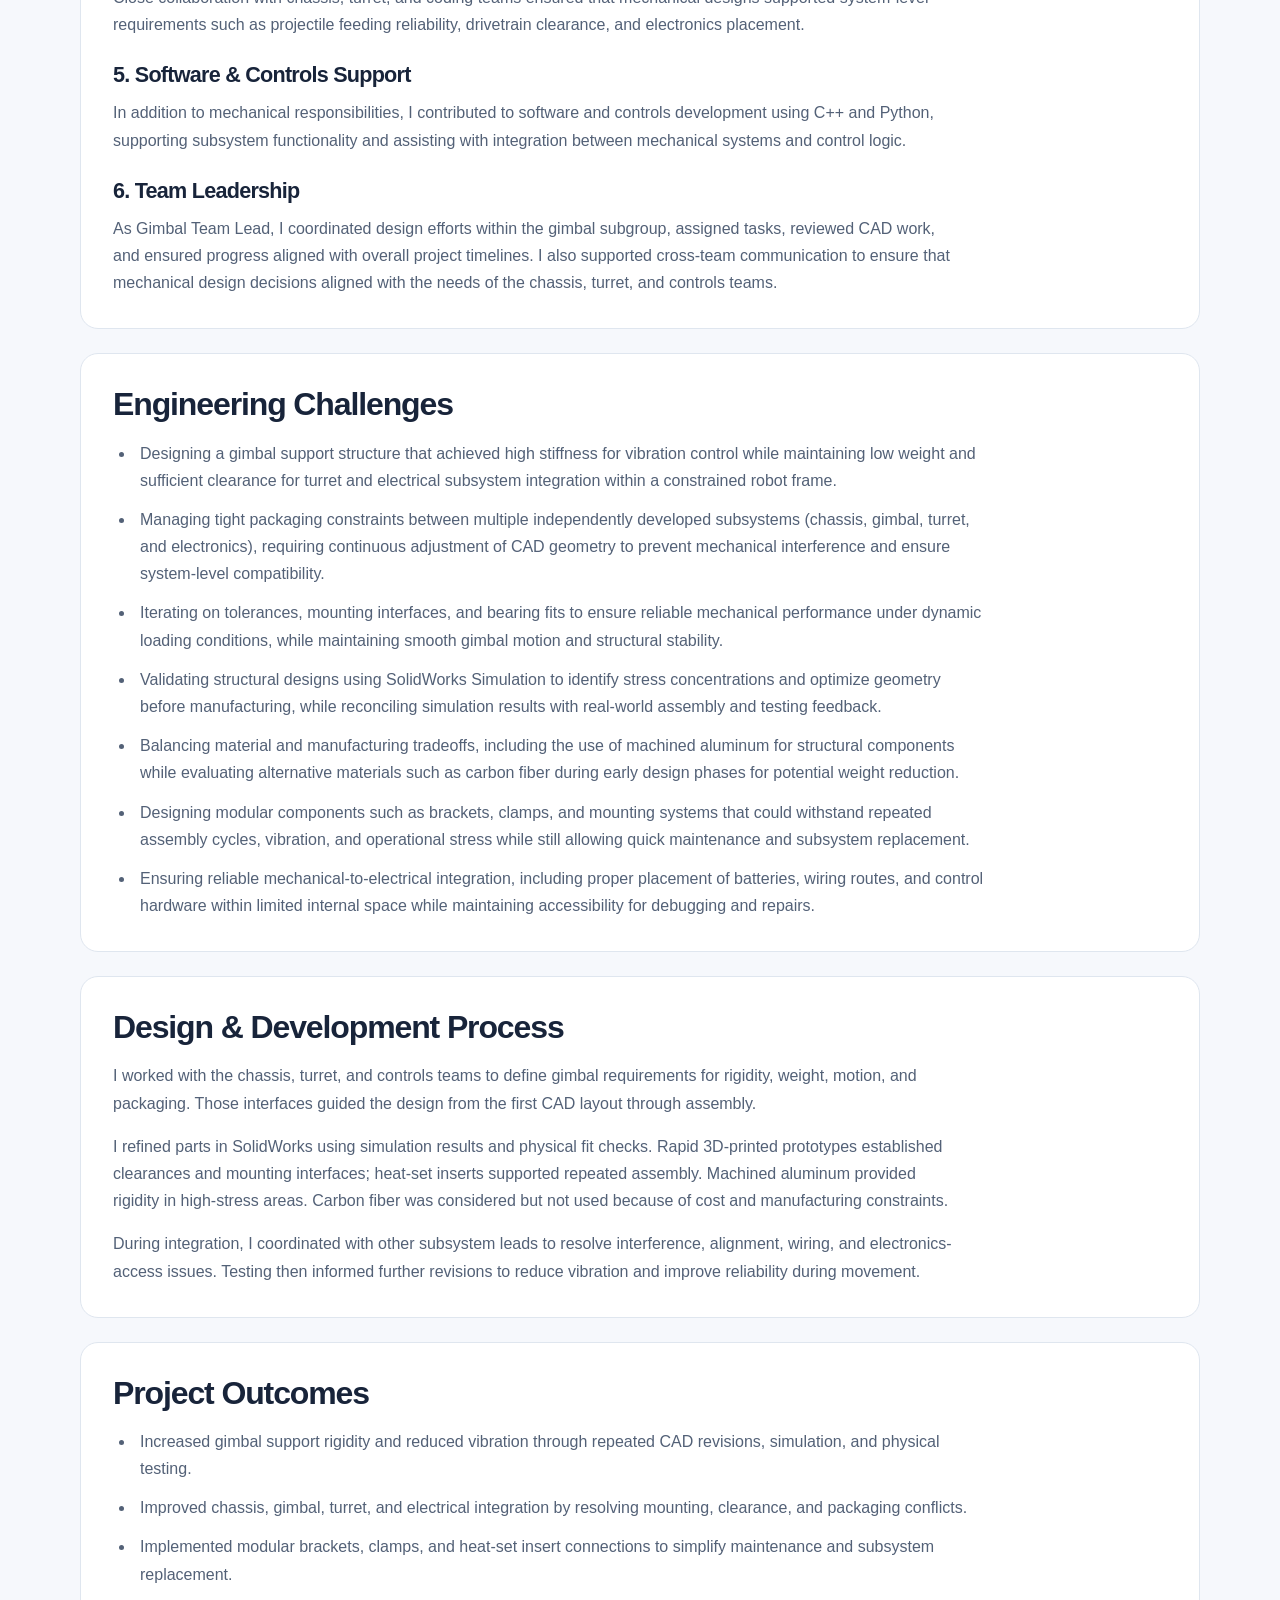
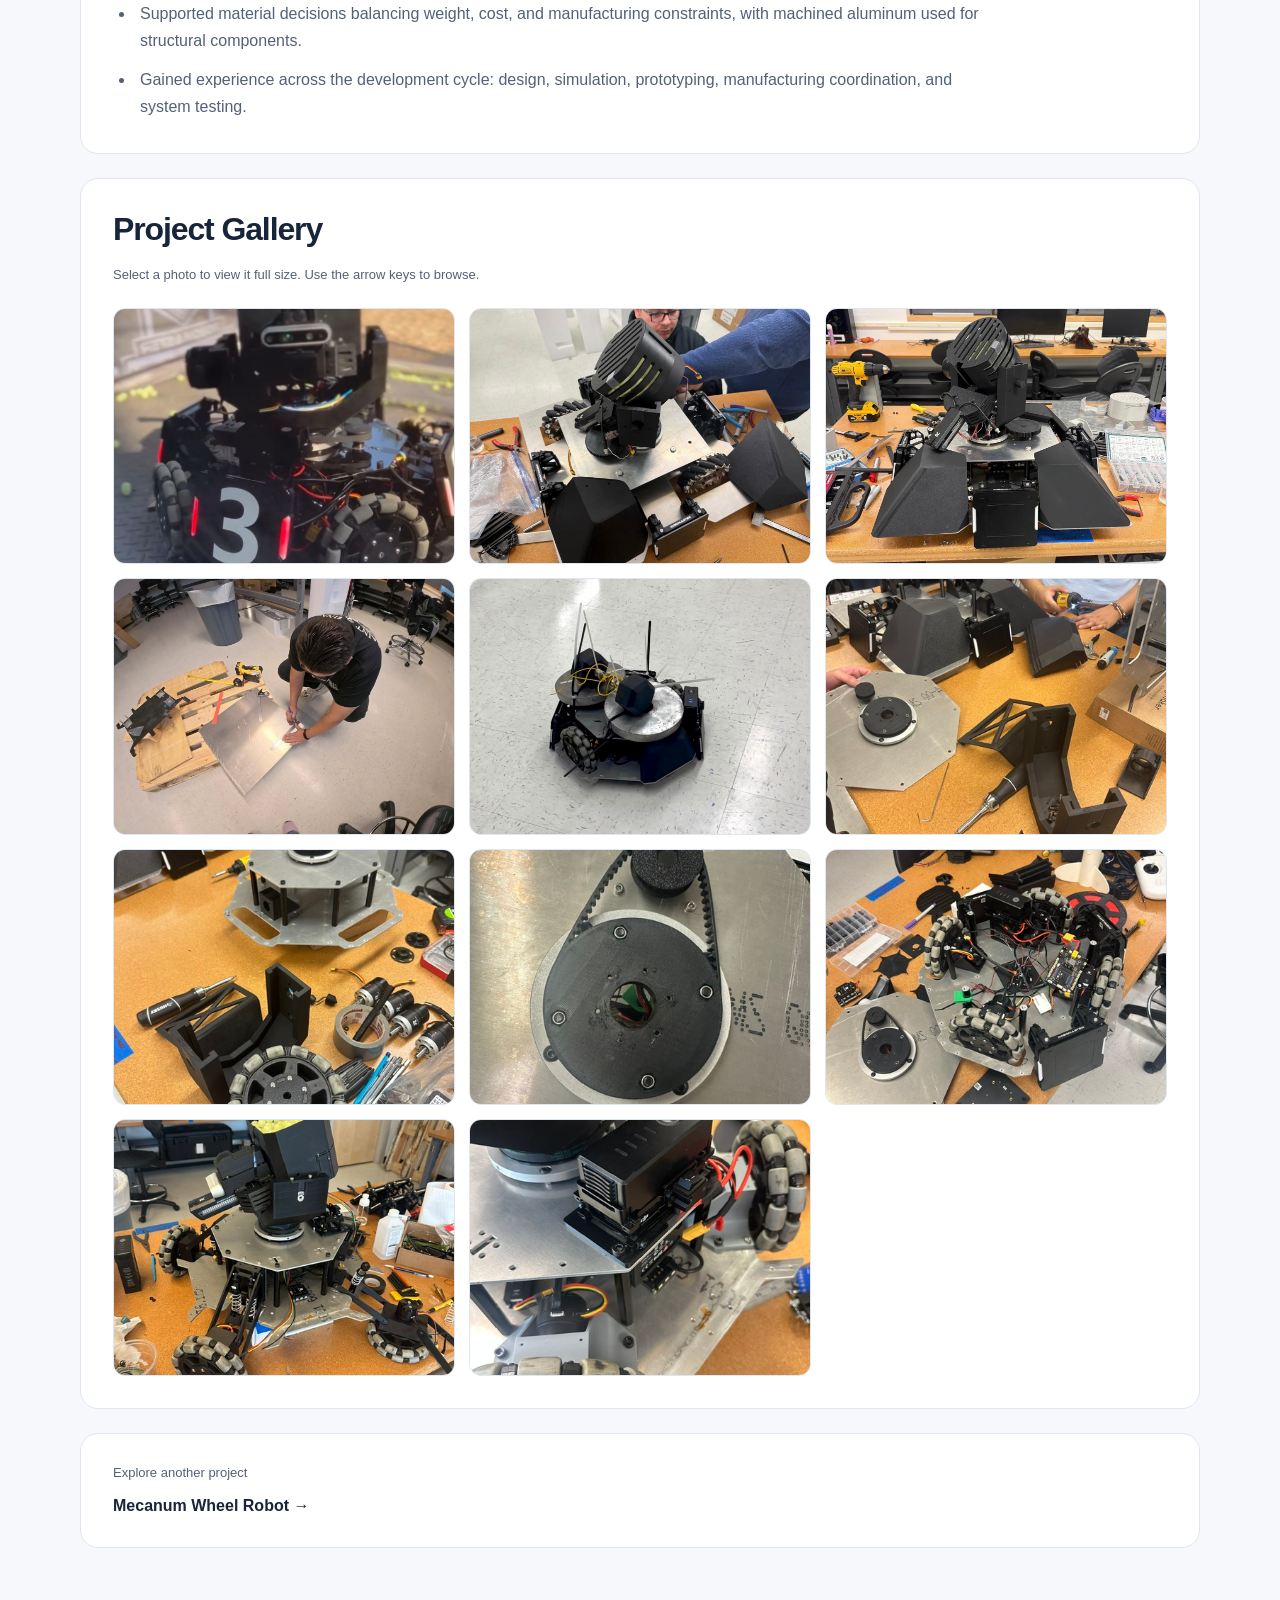
<file: projects/robo-masters.html>
<!DOCTYPE html>
<html lang="en">

<head>

  <meta charset="UTF-8">
  <meta name="viewport" content="width=device-width, initial-scale=1.0">

  <title>RoboMasters Standard Robot | Michael Asemota</title>

  <link rel="stylesheet" href="../assets/css/style.css?v=20261029-final">

  <script src="../assets/js/site.js?v=20261029-final" defer></script>
  <link rel="stylesheet" href="../assets/css/motion.css?v=20261029-final">
  <meta name="description" content="Mechanical design, prototyping, controls, and system integration in Michael Asemota’s RoboMasters competition robot.">
  <link rel="icon" type="image/svg+xml" href="../assets/favicon.svg">
  <meta name="theme-color" content="#305dba">
  <meta property="og:type" content="website">
  <meta property="og:title" content="RoboMasters Standard Robot | Michael Asemota">
  <meta property="og:description" content="Mechanical design, prototyping, controls, and system integration in Michael Asemota’s RoboMasters competition robot.">
  <meta property="og:url" content="https://ybmikey.github.io/Michael-A-Projects/projects/robo-masters.html">
  <link rel="canonical" href="https://ybmikey.github.io/Michael-A-Projects/projects/robo-masters.html">
<style>
/* Project image viewer — does not alter gallery layout */
main img { cursor: zoom-in; }
.image-viewer {position:fixed;inset:0;z-index:9999;background:rgba(9,14,26,.94);display:flex;align-items:center;justify-content:center;padding:64px 22px 58px;box-sizing:border-box}
.image-viewer[hidden]{display:none}
.image-viewer img{max-width:100%;max-height:100%;object-fit:contain;transform:scale(var(--viewer-scale,1));transition:transform .18s ease;cursor:zoom-in;user-select:none}
.image-viewer button{position:absolute;z-index:2;border:1px solid rgba(255,255,255,.3);background:rgba(20,30,49,.8);color:white;border-radius:12px;padding:9px 14px;font-size:22px;cursor:pointer}
.image-viewer .viewer-close{right:18px;top:16px}
.image-viewer .viewer-controls{position:absolute;bottom:12px;display:flex;gap:10px}
.image-viewer .viewer-controls button{position:static}
.image-viewer .viewer-label{position:absolute;top:22px;left:22px;right:75px;color:#fff;font:14px system-ui,sans-serif;white-space:nowrap;overflow:hidden;text-overflow:ellipsis}
@media(prefers-reduced-motion:reduce){.image-viewer img{transition:none}}
</style>
</head>

<body>
  <a class="skip-link" href="#main">Skip to content</a>

  <main id="main" class="container project-page">

    <!-- ================= BACK LINK ================= -->

    <a class="back-link" href="../index.html">
      ← Back to Portfolio
    </a>

    <nav class="project-nav" aria-label="Project sections"><a href="#tools-technologies">Tools & Technologies</a><a href="#project-overview">Overview</a><a href="#engineering-contributions">Contributions</a><a href="#engineering-challenges">Challenges</a><a href="#design-development-process">Process</a><a href="#project-outcomes">Outcomes</a><a href="#project-gallery">Gallery</a></nav>

    <!-- ================= HERO ================= -->

    <div class="project-hero">

      <div class="project-hero-image">
        <img decoding="async" src="../assets/images/Robo-Main.jpg"
             alt="RoboMasters Standard Robot">
      </div>

      <div class="project-hero-content">

        <p class="project-label">
          Robotics Engineering Project
        </p>

        <h1>RoboMasters Standard Robot</h1>

        <p class="project-description">
          Competitive robotics platform developed through my RoboMasters team
          focused on drivetrain integration, stabilization systems, modular
          mechanical design, and embedded control architecture for high-speed
          autonomous and operator-controlled performance.
        </p>

        <!-- ================= PROJECT STATS ================= -->

        <div class="project-stats">

          <div class="project-stat">

            <div class="project-stat-title">
              Primary Focus
            </div>

            <div class="project-stat-value">
              Robotics Systems Integration
            </div>

          </div>

          <div class="project-stat">

            <div class="project-stat-title">
              CAD & Software
            </div>

            <div class="project-stat-value">
              SolidWorks, Fusion 360, C++, Python
            </div>

          </div>

          <div class="project-stat">

            <div class="project-stat-title">
              Engineering Areas
            </div>

            <div class="project-stat-value">
              Mechanical Design & Controls
            </div>

          </div>

        </div>

      </div>

    </div>

    <!-- ================= TOOLS ================= -->

    <div class="project-section">
      <h2 id="tools-technologies">Tools & Technologies</h2>
      <div class="project-tags">
        <span class="project-tag">SolidWorks</span>
        <span class="project-tag">Fusion 360</span>
        <span class="project-tag">Arduino</span>
        <span class="project-tag">C++</span>
        <span class="project-tag">MATLAB</span>
        <span class="project-tag">3D Printing</span>
        <span class="project-tag">Mechanical Design</span>
        <span class="project-tag">Rapid Prototyping</span>
        <span class="project-tag">Systems Integration</span>
        <span class="project-tag">FMEA</span>
        <span class="project-tag">DFM / DFA</span>
      </div>
    </div>
    <!-- OVERVIEW -->
    <div class="project-section">
      <h2 id="project-overview">Project Overview</h2>
      <p>
        The RoboMasters Standard Robot was developed as part of the UTA RoboMasters
        competitive robotics team. The robot was designed to combine high-speed
        maneuverability, precision targeting, and reliable subsystem integration
        within a fast-paced combat robotics environment.
      </p>
      <p>
        Development required coordination between mechanical, electrical, and software
        systems while balancing weight, structural rigidity, maintainability, and
        overall performance. My work focused primarily on mechanical design, subsystem
        integration, gimbal development, prototype assembly, and iterative testing.
      </p>
      <p>
        Through multiple design cycles, the robot evolved into a modular platform
        capable of supporting drivetrain, stabilization, and control subsystems while
        maintaining reliability under aggressive operating conditions.
      </p>
    </div>
    <!-- CONTRIBUTIONS -->
    <div class="project-section">
      <h2 id="engineering-contributions">Engineering Contributions</h2>
      <h3>1. Gimbal Structural Design & Ownership</h3>
      <p>
        As Gimbal Team Lead, I led the mechanical design and development of the
        gimbal support structure responsible for mounting and stabilizing the
        targeting system. I designed the primary structural arm that houses the
        gimbal assembly, ensuring it met requirements for rigidity, weight efficiency,
        range of motion, and integration with surrounding subsystems.
      </p>
      <p>
        The design required careful balancing of structural performance and packaging
        constraints, as it needed to coexist with turret mechanisms, drivetrain
        components, and electrical systems developed by other teams. Multiple CAD
        iterations were created in SolidWorks to refine geometry, improve stiffness,
        and optimize clearances.
      </p>
      <p>
        SolidWorks Simulation was used throughout development to evaluate stress
        distribution, identify weak points, and validate design changes before
        fabrication. Iterations were driven by simulation results as well as real-world
        fitment and assembly feedback.
      </p>
      <h3>2. Chassis-Integrated Mechanical Design</h3>
      <p>
        I designed and developed multiple structural components integrated into the
        robot chassis, including mounting brackets, support structures, and custom
        clamping systems used to secure critical subsystems such as batteries and
        mechanical assemblies.
      </p>
      <p>
        These designs were developed in coordination with the chassis team, ensuring
        compatibility with machined aluminum chassis plates and overall system
        architecture. Consideration was given to load paths, vibration resistance,
        manufacturability, and ease of maintenance during repeated assembly cycles.
      </p>
      <h3>3. Prototyping, Manufacturing & Heat-Set Inserts</h3>
      <p>
        I supported rapid prototyping efforts using 3D printing to validate mechanical
        designs before final manufacturing. Many printed components were reinforced
        using brass heat-set threaded inserts to create durable threaded connections
        capable of withstanding repeated assembly and disassembly.
      </p>
      <p>
        I also worked with machined metal components used in high-stress areas of the
        robot, particularly within the chassis system. Aluminum was selected as the
        primary chassis material due to its balance of strength, weight, and cost
        efficiency, while alternative materials such as carbon fiber were evaluated
        during early design discussions.
      </p>
      <h3>4. Systems Integration & Cross-Team Collaboration</h3>
      <p>
        I played a key role in integrating mechanical subsystems with turret,
        chassis, and electrical systems developed by other teams. This required
        resolving alignment issues, interference constraints, and packaging conflicts
        within a tightly constrained robot layout.
      </p>
      <p>
        Close collaboration with chassis, turret, and coding teams ensured that
        mechanical designs supported system-level requirements such as projectile
        feeding reliability, drivetrain clearance, and electronics placement.
      </p>
      <h3>5. Software & Controls Support</h3>
      <p>
        In addition to mechanical responsibilities, I contributed to software and
        controls development using C++ and Python, supporting subsystem functionality
        and assisting with integration between mechanical systems and control logic.
      </p>
      <h3>6. Team Leadership</h3>
      <p>
        As Gimbal Team Lead, I coordinated design efforts within the gimbal subgroup,
        assigned tasks, reviewed CAD work, and ensured progress aligned with overall
        project timelines. I also supported cross-team communication to ensure that
        mechanical design decisions aligned with the needs of the chassis, turret,
        and controls teams.
      </p>
    </div>
    <!-- CHALLENGES -->
    <div class="project-section">
      <h2 id="engineering-challenges">Engineering Challenges</h2>
      <ul>
        <li>
          Designing a gimbal support structure that achieved high stiffness for
          vibration control while maintaining low weight and sufficient clearance
          for turret and electrical subsystem integration within a constrained
          robot frame.
        </li>
        <li>
          Managing tight packaging constraints between multiple independently
          developed subsystems (chassis, gimbal, turret, and electronics), requiring
          continuous adjustment of CAD geometry to prevent mechanical interference
          and ensure system-level compatibility.
        </li>
        <li>
          Iterating on tolerances, mounting interfaces, and bearing fits to ensure
          reliable mechanical performance under dynamic loading conditions, while
          maintaining smooth gimbal motion and structural stability.
        </li>
        <li>
          Validating structural designs using SolidWorks Simulation to identify stress
          concentrations and optimize geometry before manufacturing, while reconciling
          simulation results with real-world assembly and testing feedback.
        </li>
        <li>
          Balancing material and manufacturing tradeoffs, including the use of
          machined aluminum for structural components while evaluating alternative
          materials such as carbon fiber during early design phases for potential
          weight reduction.
        </li>
        <li>
          Designing modular components such as brackets, clamps, and mounting systems
          that could withstand repeated assembly cycles, vibration, and operational
          stress while still allowing quick maintenance and subsystem replacement.
        </li>
        <li>
          Ensuring reliable mechanical-to-electrical integration, including proper
          placement of batteries, wiring routes, and control hardware within limited
          internal space while maintaining accessibility for debugging and repairs.
        </li>
      </ul>
    </div>
    <!-- DESIGN PROCESS -->
    <div class="project-section">
      <h2 id="design-development-process">Design & Development Process</h2>
      <p>I worked with the chassis, turret, and controls teams to define gimbal requirements for rigidity, weight, motion, and packaging. Those interfaces guided the design from the first CAD layout through assembly.</p>
      <p>I refined parts in SolidWorks using simulation results and physical fit checks. Rapid 3D-printed prototypes established clearances and mounting interfaces; heat-set inserts supported repeated assembly. Machined aluminum provided rigidity in high-stress areas. Carbon fiber was considered but not used because of cost and manufacturing constraints.</p>
      <p>During integration, I coordinated with other subsystem leads to resolve interference, alignment, wiring, and electronics-access issues. Testing then informed further revisions to reduce vibration and improve reliability during movement.</p>
    </div>
    <!-- OUTCOMES -->
    <div class="project-section">
      <h2 id="project-outcomes">Project Outcomes</h2>
      <ul>
        <li>Increased gimbal support rigidity and reduced vibration through repeated CAD revisions, simulation, and physical testing.</li>
        <li>Improved chassis, gimbal, turret, and electrical integration by resolving mounting, clearance, and packaging conflicts.</li>
        <li>Implemented modular brackets, clamps, and heat-set insert connections to simplify maintenance and subsystem replacement.</li>
        <li>Supported material decisions balancing weight, cost, and manufacturing constraints, with machined aluminum used for structural components.</li>
        <li>Gained experience across the development cycle: design, simulation, prototyping, manufacturing coordination, and system testing.</li>
      </ul>
    </div>

    <!-- ================= GALLERY ================= -->

       <div class="project-section">
      <h2 id="project-gallery">Project Gallery</h2>
      <div class="project-gallery">
        <img loading="lazy" decoding="async" src="../assets/images/robot1.jpg" alt="RoboMasters Standard Robot">
        <img loading="lazy" decoding="async" src="../assets/images/robot2.jpg" alt="Robot Gimbal System">
        <img loading="lazy" decoding="async" src="../assets/images/robot3.jpg" alt="RoboMasters Standard Robot">
        <img loading="lazy" decoding="async" src="../assets/images/robot4.jpg" alt="Robot Gimbal System">
        <img loading="lazy" decoding="async" src="../assets/images/robot5.jpg" alt="RoboMasters Standard Robot">
        <img loading="lazy" decoding="async" src="../assets/images/robot6.jpeg" alt="Robot Gimbal System">
        <img loading="lazy" decoding="async" src="../assets/images/robot7.jpeg" alt="RoboMasters Standard Robot">
        <img loading="lazy" decoding="async" src="../assets/images/robot8.jpeg" alt="Robot Gimbal System">
        <img loading="lazy" decoding="async" src="../assets/images/robot9.jpeg" alt="RoboMasters Standard Robot">
        <img loading="lazy" decoding="async" src="../assets/images/robot10.jpeg" alt="Robot Gimbal System">
        <img loading="lazy" decoding="async" src="../assets/images/robot11.jpeg" alt="RoboMasters Standard Robot">
      </div>
    </div>
    <a class="next-project" href="mecanum-robot.html"><span>Explore another project</span><strong>Mecanum Wheel Robot →</strong></a>
  </main>
<script>
document.addEventListener('DOMContentLoaded', () => {
  const photos = [...document.querySelectorAll('main img')].filter(img => !img.closest('a'));
  if (!photos.length) return;
  const viewer = document.createElement('div');
  viewer.className = 'image-viewer';
  viewer.hidden = true;
  viewer.setAttribute('role','dialog');
  viewer.setAttribute('aria-modal','true');
  viewer.setAttribute('aria-label','Enlarged project image');
  viewer.innerHTML = '<span class="viewer-label"></span><button class="viewer-close" aria-label="Close image viewer">×</button><img alt=""><div class="viewer-controls"><button class="viewer-out" aria-label="Zoom out">−</button><button class="viewer-reset" aria-label="Reset zoom">Reset</button><button class="viewer-in" aria-label="Zoom in">+</button></div>';
  document.body.appendChild(viewer);
  const full = viewer.querySelector('img');
  const label = viewer.querySelector('.viewer-label');
  let scale = 1, previousFocus;
  const zoom = value => {scale=Math.max(1,Math.min(5,value));full.style.setProperty('--viewer-scale',scale);full.style.cursor=scale>1?'zoom-out':'zoom-in'};
  const close = () => {viewer.hidden=true;document.body.style.overflow='';previousFocus?.focus()};
  photos.forEach(img => {
    img.tabIndex=0;
    img.setAttribute('role','button');
    img.setAttribute('aria-label','Enlarge image: '+(img.alt||'Project image'));
    const open = () => {previousFocus=document.activeElement;full.src=img.currentSrc||img.src;full.alt=img.alt||'Project image';label.textContent=img.closest('figure')?.querySelector('figcaption')?.textContent||img.alt||'Project image';zoom(1);viewer.hidden=false;document.body.style.overflow='hidden';viewer.querySelector('.viewer-close').focus()};
    img.addEventListener('click',open);
    img.addEventListener('keydown',e=>{if(e.key==='Enter'||e.key===' '){e.preventDefault();open()}});
  });
  viewer.querySelector('.viewer-close').addEventListener('click',close);
  viewer.querySelector('.viewer-in').addEventListener('click',()=>zoom(scale+.5));
  viewer.querySelector('.viewer-out').addEventListener('click',()=>zoom(scale-.5));
  viewer.querySelector('.viewer-reset').addEventListener('click',()=>zoom(1));
  full.addEventListener('click',()=>zoom(scale===1?2:1));
  viewer.addEventListener('click',e=>{if(e.target===viewer)close()});
  viewer.addEventListener('wheel',e=>{e.preventDefault();zoom(scale+(e.deltaY<0?.25:-.25))},{passive:false});
  document.addEventListener('keydown',e=>{if(viewer.hidden)return;if(e.key==='Escape')close();if(e.key==='+'||e.key==='=')zoom(scale+.5);if(e.key==='-')zoom(scale-.5);if(e.key==='Tab'){const buttons=[...viewer.querySelectorAll('button')];const i=buttons.indexOf(document.activeElement);if(e.shiftKey&&i===0){e.preventDefault();buttons.at(-1).focus()}else if(!e.shiftKey&&i===buttons.length-1){e.preventDefault();buttons[0].focus()}}});
});
</script>
</body>
</html>
</file>
<file: assets/css/style.css>
/* Shared portfolio design: quiet grayscale, generous space, readable detail. */
:root { --ink:#17191c; --muted:#59606a; --line:#e2e4e7; --paper:#fff; --canvas:#f6f7f8; --radius:18px; }
* { margin:0; padding:0; box-sizing:border-box; }
html { scroll-behavior:smooth; scroll-padding-top:100px; }
body { font-family:Arial,Helvetica,sans-serif; background:var(--canvas); color:var(--ink); line-height:1.7; -webkit-font-smoothing:antialiased; }
button,a { -webkit-tap-highlight-color:transparent; }
button { font:inherit; }
a { color:inherit; }
a:focus-visible,button:focus-visible { outline:3px solid #526d94; outline-offset:5px; }
::selection { background:#dce5ed; }
.container,.nav-container { width:min(88%,1120px); margin-inline:auto; }
section { padding:80px 0; }
h1,h2,h3 { line-height:1.16; letter-spacing:-.035em; text-wrap:balance; }
h1 { font-size:clamp(2.5rem,5.2vw,4.4rem); margin-bottom:24px; }
h2 { font-size:clamp(1.9rem,3vw,2.6rem); margin-bottom:16px; }
h3 { font-size:1.35rem; margin-bottom:12px; }
p { color:var(--muted); margin-bottom:16px; }
p:last-child { margin-bottom:0; }
.skip-link { position:fixed; top:10px; left:10px; z-index:2000; padding:12px 20px; background:var(--ink); color:white; transform:translateY(-150%); }
.skip-link:focus { transform:translateY(0); }
.navbar { position:sticky; top:0; z-index:100; background:rgba(255,255,255,.94); backdrop-filter:blur(14px); border-bottom:1px solid var(--line); }
.nav-container { display:flex; align-items:center; justify-content:space-between; padding:20px 0; gap:24px; }
.logo { font-size:20px; font-weight:700; letter-spacing:-.04em; text-decoration:none; white-space:nowrap; }
.logo-dot { color:#7f8893; }
.nav-links { display:flex; gap:26px; }
.nav-links a { text-decoration:none; font-size:14px; color:var(--muted); position:relative; transition:color .2s; }
.nav-links a:hover,.nav-links a[aria-current] { color:var(--ink); }
.nav-links a[aria-current]::after { content:''; position:absolute; bottom:-8px; left:0; right:0; height:2px; background:var(--ink); }
.menu-toggle { display:none; border:1px solid var(--line); background:white; border-radius:8px; padding:7px 12px; cursor:pointer; }
.hero { min-height:76vh; display:flex; align-items:center; background:linear-gradient(160deg,#fff 35%,#edf0f3); border-bottom:1px solid var(--line); position:relative; }
.hero-content { max-width:850px; }
.hero-subtitle,.section-label,.project-label,.project-eyebrow { font-size:12px; letter-spacing:.16em; text-transform:uppercase; font-weight:700; color:var(--muted); margin-bottom:18px; }
.hero-subtitle::before { content:''; display:inline-block; width:28px; height:2px; background:var(--ink); vertical-align:middle; margin-right:12px; }
.hero-description,.section-description,.project-description { max-width:690px; font-size:18px; line-height:1.8; }
.hero-buttons { display:flex; gap:12px; flex-wrap:wrap; margin-top:30px; }
.btn { display:inline-flex; justify-content:center; align-items:center; padding:12px 23px; border-radius:9px; font-weight:600; font-size:14px; text-decoration:none; border:1px solid var(--ink); transition:transform .2s,background .2s; }
.btn-primary { background:var(--ink); color:white; }
.btn-secondary { background:transparent; }
.btn:hover { transform:translateY(-3px); }
.btn-secondary:hover { background:#fff; }
.section-header { margin-bottom:35px; }
.section-label { margin-bottom:10px; }
#skills,#experience { background:#eef0f2; border-block:1px solid var(--line); }
.about-grid { display:grid; grid-template-columns:1.25fr 1fr; gap:24px; }
.about-card,.experience-card,.contact-card,.project-section { background:var(--paper); border:1px solid var(--line); border-radius:var(--radius); padding:32px; }
.about-card p { font-size:15px; }
.focus-list { display:grid; gap:0; margin-top:14px; }
.focus-item { padding:12px 0; border-bottom:1px solid var(--line); font-size:15px; display:flex; align-items:center; gap:12px; }
.focus-item::before { content:'↗'; color:#87919d; }
.focus-item:last-child { border-bottom:0; }
.skills-container,.project-tags { display:flex; flex-wrap:wrap; gap:10px; }
.skill-tag,.project-tag { background:white; border:1px solid var(--line); padding:8px 15px; border-radius:999px; font-size:14px; }
.projects-grid { display:grid; grid-template-columns:repeat(2,minmax(0,1fr)); gap:24px; }
.project-card { display:flex; flex-direction:column; background:white; border-radius:var(--radius); border:1px solid var(--line); overflow:hidden; transition:transform .25s,box-shadow .25s; }
.project-card:hover,.project-card:focus-within { transform:translateY(-5px); box-shadow:0 16px 35px #17191c0d; }
.project-image { aspect-ratio:3/2; overflow:hidden; background:#edf0f2; flex-shrink:0; }
.project-image img { width:100%; height:100%; display:block; object-fit:cover; object-position:center; }

.project-content { padding:28px; flex:1; display:flex; flex-direction:column; align-items:flex-start; }
.project-content .project-link { margin-top:auto; }
.project-content p { font-size:15px; }
.project-content .project-eyebrow { font-size:11px; margin-bottom:12px; }
.project-link { display:inline-block; margin-top:8px; text-decoration:none; font-weight:700; font-size:14px; border-bottom:1px solid #b5bbc2; padding-bottom:3px; }
.project-link:hover { border-color:var(--ink); }
.experience-grid { display:grid; grid-template-columns:repeat(2,minmax(0,1fr)); gap:18px; }
.experience-date { font-size:13px; color:#5c6470; }
.experience-card p:last-child { font-size:15px; }
.contact-container { display:grid; grid-template-columns:repeat(2,minmax(0,1fr)); gap:18px; }
.contact-card { text-decoration:none; transition:transform .2s,border-color .2s; overflow-wrap:anywhere; }
.contact-card:hover { transform:translateY(-3px); border-color:#a6adb6; }
.contact-card h3::after { content:'↗'; float:right; color:#7f8893; }
.contact-card p { font-size:14px; }
footer { padding:28px 0; background:white; border-top:1px solid var(--line); font-size:12px; }
footer p { display:flex; justify-content:space-between; gap:16px; flex-wrap:wrap; }
.footer-top { text-decoration:none; }
.project-page { padding:45px 0 70px; }
.back-link { display:inline-block; margin-bottom:24px; text-decoration:none; font-size:14px; font-weight:600; color:var(--muted); }
.project-nav { display:flex; flex-wrap:wrap; gap:8px; margin-bottom:28px; }
.project-nav a { font-size:12px; text-decoration:none; border:1px solid var(--line); border-radius:999px; padding:7px 12px; background:white; }
.project-nav a:hover { border-color:#8d96a1; }
.project-hero { background:white; border-radius:20px; border:1px solid var(--line); overflow:hidden; margin-bottom:26px; }
.project-hero-image { background:#edf0f2; }
.project-hero-image img { width:100%; height:auto; display:block; }
.project-hero-content { padding:40px; }
.project-page h1 { font-size:clamp(2.1rem,4.5vw,3.7rem); }
.project-description { max-width:850px; }
.project-stats { display:grid; grid-template-columns:repeat(3,minmax(0,1fr)); gap:14px; margin-top:30px; }
.project-stat { background:var(--canvas); border:1px solid var(--line); border-radius:12px; padding:20px; }
.project-stat-title { font-size:11px; letter-spacing:.09em; text-transform:uppercase; color:var(--muted); margin-bottom:8px; font-weight:700; }
.project-stat-value { font-size:16px; font-weight:600; line-height:1.5; }
.project-section { margin-bottom:24px; }
.project-section h2 { font-size:clamp(1.65rem,2.6vw,2rem); }
.project-section p,.project-section li { max-width:850px; font-size:16px; }
.project-section ul { padding-left:22px; }
.project-section li { margin-bottom:12px; padding-left:5px; color:var(--muted); }
.project-section li:last-child { margin-bottom:0; }
.project-gallery { display:grid; grid-template-columns:repeat(3,minmax(0,1fr)); gap:14px; margin-top:22px; align-items:stretch; }
.gallery-button { width:100%; aspect-ratio:4/3; padding:0; border:1px solid var(--line); border-radius:12px; overflow:hidden; background:var(--canvas); cursor:zoom-in; }
.project-gallery img { width:100%; aspect-ratio:4/3; display:block; object-fit:cover; object-position:center; }
.gallery-button img { height:100%; }
.gallery-button:hover { border-color:#8d96a1; }
.gallery-hint { font-size:13px!important; }
.next-project { display:flex; flex-direction:column; gap:8px; text-decoration:none; padding:28px 32px; border:1px solid var(--line); border-radius:var(--radius); background:white; }
.next-project span { color:var(--muted); font-size:13px; }
.next-project:hover { border-color:#8d96a1; }
.image-viewer { margin:auto; width:min(94vw,1200px); max-height:94vh; background:#17191c; color:white; border:0; border-radius:14px; padding:18px; }
.image-viewer::backdrop { background:#000c; }
.viewer-toolbar { display:flex; justify-content:space-between; align-items:center; gap:12px; margin-bottom:12px; }
.viewer-toolbar button { color:white; background:#30343a; border:1px solid #58606a; border-radius:8px; padding:7px 12px; cursor:pointer; }
.viewer-actions { display:flex; gap:8px; }
.viewer-image { width:100%; height:min(70vh,750px); object-fit:contain; display:block; }
.viewer-caption { color:#e2e4e7; font-size:13px; margin:12px 0 0; }
.reveal { transition:opacity .6s,transform .6s; }
.reveal.pending { opacity:0; transform:translateY(18px); }
@media (max-width:900px) { .nav-links { gap:18px; } .about-grid { grid-template-columns:1fr; } .project-gallery { grid-template-columns:repeat(2,minmax(0,1fr)); } }
@media (max-width:700px) {
 html { scroll-padding-top:115px; }
 section { padding:56px 0; }
 .nav-container { flex-wrap:wrap; gap:12px; padding:15px 0; }
 .logo { font-size:18px; }
 .menu-toggle:not([hidden]) { display:block; }
 .nav-links { width:100%; flex-wrap:wrap; gap:18px; }
 .nav-links.collapsible:not(.open) { display:none; }
 .nav-links a { padding:6px 0; }
 .hero { min-height:auto; padding:75px 0; }
 .hero-description,.section-description { font-size:16px; }
 .projects-grid,.experience-grid,.contact-container,.project-stats { grid-template-columns:1fr; }
 .about-card,.experience-card,.contact-card,.project-section,.project-hero-content { padding:24px; }
 .project-content { padding:24px; }
 .project-gallery { gap:10px; }
 .project-page { padding-top:26px; }
 .viewer-toolbar { flex-wrap:wrap; }
}
@media (prefers-reduced-motion:reduce) { html { scroll-behavior:auto; } *,*::before,*::after { transition:none!important; animation:none!important; } .reveal.pending { opacity:1; transform:none; } }

/* Control arm study: match the existing project pages. */
.project-section h3:not(:first-child) { margin-top:24px; }
.results-table-wrap { overflow-x:auto; margin:22px 0; }
.results-table { border-collapse:collapse; width:100%; font-size:15px; text-align:left; }
.results-table caption { text-align:left; color:var(--muted); font-size:13px; padding-bottom:12px; }
.results-table th,.results-table td { padding:14px; border-bottom:1px solid var(--line); }
.results-table thead { background:var(--canvas); }
.results-table tbody th { font-weight:500; }
.analysis-note { background:var(--canvas); border-left:3px solid #8994a2; padding:16px 20px; border-radius:0 8px 8px 0; }
.development-log { list-style:none; padding:0!important; margin-top:28px; }
.development-log li { border-left:1px solid var(--line); padding:0 0 24px 24px; margin:0; }
.development-log li:last-child { padding-bottom:0; }
.development-log h3 { font-size:18px; margin:8px 0 10px!important; }
.log-date { font-size:12px; font-weight:600; color:var(--muted); }

/* Finishing details: restrained motion and a quiet engineering motif. */
:root { --accent:#36556d; }
.hero { isolation:isolate; overflow:hidden; }
.hero::before { content:''; position:absolute; z-index:-1; inset:0; pointer-events:none; background-image:linear-gradient(#36556d08 1px,transparent 1px),linear-gradient(90deg,#36556d08 1px,transparent 1px); background-size:56px 56px; mask-image:linear-gradient(90deg,transparent 20%,#000 100%); }
.hero::after { content:''; position:absolute; z-index:-1; width:clamp(250px,38vw,520px); aspect-ratio:1; right:-8%; top:5%; border:1px solid #36556d12; border-radius:50%; box-shadow:0 0 0 48px #36556d04,0 0 0 96px #36556d03; pointer-events:none; }
.hero-emphasis { color:var(--accent); }
.hero-content > * { animation:enter .7s cubic-bezier(.2,.7,.3,1) both; }
.hero-content > :nth-child(2) { animation-delay:.08s; }
.hero-content > :nth-child(3) { animation-delay:.16s; }
.hero-content > :nth-child(4) { animation-delay:.24s; }
@keyframes enter { from { opacity:0; transform:translateY(14px); } to { opacity:1; transform:translateY(0); } }
.navbar { transition:box-shadow .25s,background .25s; }
.navbar.scrolled { box-shadow:0 6px 24px #17191c08; background:rgba(255,255,255,.97); }
.nav-links a::after { content:''; position:absolute; bottom:-8px; left:0; right:0; height:2px; background:var(--accent); transform:scaleX(0); transform-origin:left; transition:transform .22s; }
.nav-links a:hover::after,.nav-links a[aria-current]::after { transform:scaleX(1); background:var(--accent); }
.menu-toggle span { display:inline-block; transition:transform .2s; }
.menu-toggle[aria-expanded="true"] span { transform:rotate(45deg); }
.project-card { position:relative; }
.project-card::after { content:''; position:absolute; top:0; left:0; right:0; height:3px; background:var(--accent); transform:scaleX(0); transform-origin:left; transition:transform .3s; pointer-events:none; }
.project-card:hover::after,.project-card:focus-within::after { transform:scaleX(1); }
.project-card:hover,.project-card:focus-within { border-color:#a9b7c1; }
.project-content { gap:0; }
.project-content .project-link { padding-top:8px; transition:color .2s,border-color .2s; }
.project-link:hover { color:var(--accent); border-color:var(--accent); }
.skill-tag { transition:border-color .2s,background .2s; }
.skill-tag:hover { background:#f1f5f8; border-color:#a9b7c1; }
.experience-card { transition:border-color .25s,box-shadow .25s; }
.experience-card:hover { border-color:#b5c0ca; box-shadow:0 8px 22px #17191c05; }
.project-nav { position:sticky; top:0; z-index:50; padding:14px 0; background:rgba(246,247,248,.96); backdrop-filter:blur(10px); }
.project-nav a { transition:background .2s,color .2s,border-color .2s; }
.project-nav a[aria-current] { background:var(--ink); color:white; border-color:var(--ink); }
.project-section { scroll-margin-top:100px; }
.project-section h2 { scroll-margin-top:100px; }
.gallery-button { position:relative; transition:box-shadow .25s,border-color .25s; }
.gallery-button::after { content:'↗'; position:absolute; bottom:10px; right:10px; width:30px; height:30px; display:grid; place-items:center; background:#17191cd9; color:white; border-radius:50%; opacity:0; transform:translateY(5px); transition:opacity .2s,transform .2s; pointer-events:none; }
.gallery-button:hover::after,.gallery-button:focus-visible::after { opacity:1; transform:translateY(0); }
.image-viewer[open] { animation:viewer-enter .2s ease-out; }
@keyframes viewer-enter { from { opacity:0; transform:translateY(8px); } to { opacity:1; transform:translateY(0); } }
.next-project { transition:border-color .25s,box-shadow .25s; }
.next-project strong { transition:transform .2s,color .2s; }
.next-project:hover strong { transform:translateX(4px); color:var(--accent); }
.development-log li { position:relative; }
.development-log li::before { content:''; position:absolute; left:-4px; top:7px; width:7px; height:7px; background:var(--accent); border-radius:50%; }
.reading-progress { position:fixed; top:0; left:0; z-index:150; width:100%; height:2px; background:var(--accent); transform:scaleX(0); transform-origin:left; pointer-events:none; }
.back-to-top { position:fixed; bottom:24px; right:24px; z-index:70; width:44px; height:44px; border:1px solid #c5ccd3; background:rgba(255,255,255,.96); color:var(--ink); border-radius:50%; box-shadow:0 4px 18px #17191c0d; font-size:22px; cursor:pointer; transition:background .2s,transform .2s; }
.back-to-top:hover { background:#edf2f6; transform:translateY(-3px); }
.back-to-top[hidden] { display:none; }
@media (max-width:700px) { .project-nav { gap:6px; padding:10px 0; } .project-nav a { padding:6px 10px; font-size:11px; } .back-to-top { bottom:18px; right:18px; } }
@media (prefers-reduced-motion:reduce) { .hero-content > * { animation:none!important; } .next-project:hover strong,.back-to-top:hover { transform:none; } }

/* Fluid color system: saturated details on quiet, readable surfaces. */
:root { --ink:#18243a; --muted:#536177; --line:#dfe6ef; --accent:#305dba; --teal:#147d80; --violet:#7350ba; --canvas:#f6f8fc; }
.hero { background:linear-gradient(125deg,#fcfdff 15%,#eef3ff 68%,#eaf7f5); }
.hero::before { background-image:linear-gradient(#315ca90a 1px,transparent 1px),linear-gradient(90deg,#315ca90a 1px,transparent 1px); }
.hero::after { display:none; }
.hero-atmosphere { position:absolute; inset:0; overflow:hidden; z-index:-1; pointer-events:none; }
.ambient-orb { position:absolute; display:block; width:clamp(240px,36vw,520px); aspect-ratio:1; border-radius:50%; filter:blur(58px); opacity:.48; animation:ambient-drift 18s cubic-bezier(.45,0,.55,1) infinite alternate; }
.orb-blue { background:#9cbaff; right:6%; top:-25%; }
.orb-teal { background:#9bdfd4; right:-13%; bottom:-40%; animation-delay:-7s; animation-duration:22s; }
.orb-violet { background:#d3c0f3; right:26%; bottom:-58%; animation-delay:-12s; animation-duration:25s; }
@keyframes ambient-drift { 0% { transform:translate3d(-18px,-15px,0) scale(.92); } 50% { transform:translate3d(18px,22px,0) scale(1.06); } 100% { transform:translate3d(35px,-18px,0) scale(.98); } }
.engineering-orbit { position:absolute; width:clamp(300px,43vw,620px); right:-6%; top:50%; transform:translateY(-50%); color:#416db5; opacity:.22; stroke:currentColor; stroke-width:.8; }
.orbit-outer { transform-origin:240px 240px; animation:orbit-spin 85s linear infinite; }
.orbit-inner { transform-origin:240px 240px; animation:orbit-spin 100s linear infinite reverse; }
.orbit-point { fill:#568bc5; stroke:none; }
@keyframes orbit-spin { to { transform:rotate(360deg); } }
.hero-emphasis { background:linear-gradient(110deg,#305dba,#147d80 55%,#7350ba); background-size:200% 100%; background-clip:text; -webkit-background-clip:text; color:transparent; animation:color-flow 10s ease-in-out infinite alternate; }
@keyframes color-flow { from { background-position:0% 50%; } to { background-position:100% 50%; } }
.hero-subtitle { color:#305581; }
.hero-subtitle::before { background:linear-gradient(90deg,var(--accent),var(--teal)); }
.btn-primary { background:linear-gradient(115deg,#264f9e,#336fb2 65%,#218385); border-color:transparent; box-shadow:0 6px 18px #305dba20; }
.btn { position:relative; overflow:hidden; transition:transform .45s cubic-bezier(.2,.8,.2,1),box-shadow .45s,background .3s; }
.btn-primary::after { content:''; position:absolute; inset:0; background:linear-gradient(110deg,transparent 25%,#ffffff28 50%,transparent 75%); transform:translateX(-130%); transition:transform .75s cubic-bezier(.2,.7,.3,1); }
.btn-primary:hover::after,.btn-primary:focus-visible::after { transform:translateX(130%); }
.btn-primary:hover { box-shadow:0 10px 26px #305dba30; }
.btn-secondary { border-color:#bccbe1; background:#ffffff80; color:#254b82; }
.section-label { color:var(--accent); }
.section-label::before { content:''; display:inline-block; width:6px; height:6px; margin-right:9px; border-radius:50%; background:var(--teal); vertical-align:middle; }
#skills { background:linear-gradient(125deg,#edf3fc,#eef7f7); }
#experience { background:linear-gradient(125deg,#eff3fb,#f3f0fa); }
.logo-dot { color:var(--teal); }
.focus-item::before { color:var(--teal); }
.project-card { --card-accent:#305dba; transition:transform .65s cubic-bezier(.2,.8,.2,1),box-shadow .65s,border-color .35s; }
.project-card:nth-child(2) { --card-accent:#147d80; }
.project-card:nth-child(3) { --card-accent:#7350ba; }
.project-card::after { background:linear-gradient(90deg,var(--card-accent),#9bc5e8); height:3px; transition:transform .6s cubic-bezier(.2,.8,.2,1); }
.project-card .project-eyebrow { color:var(--card-accent); }
.project-card:hover,.project-card:focus-within { box-shadow:0 20px 45px #24497716; border-color:#b6c9e3; }
.project-card .project-content { position:relative; isolation:isolate; }
.project-card .project-content::before { content:''; position:absolute; z-index:-1; inset:0; background:radial-gradient(ellipse at var(--pointer-x,50%) var(--pointer-y,50%),#e8f1ffb3,transparent 75%); opacity:0; transition:opacity .6s; pointer-events:none; }
.project-card:hover .project-content::before { opacity:1; }
.contact-card { position:relative; background:linear-gradient(135deg,#fff,#f1f6fd); transition:transform .55s cubic-bezier(.2,.8,.2,1),box-shadow .55s,border-color .35s; }
.contact-card:hover { box-shadow:0 14px 32px #24497712; border-color:#9cb8d8; }
.contact-card h3::after { color:var(--teal); transition:transform .4s cubic-bezier(.2,.8,.2,1); }
.contact-card:hover h3::after { transform:translate(3px,-3px); }
.project-stat { background:linear-gradient(130deg,#f3f6fc,#f0f7f7); }
.project-stat-title { color:#305581; }
.project-nav a[aria-current] { background:#305dba; border-color:#305dba; }
.reading-progress { height:3px; background:linear-gradient(90deg,var(--accent),#13948e,var(--violet)); }
.gallery-button { transition:box-shadow .45s,border-color .45s; }
.gallery-button:hover { box-shadow:0 8px 22px #2449771a; border-color:#8eaecf; }
.gallery-button::after { background:#254e98e8; }
.image-viewer[open] { animation:viewer-fluid .38s cubic-bezier(.2,.8,.2,1); }
@keyframes viewer-fluid { from { opacity:0; transform:translateY(16px) scale(.975); } to { opacity:1; transform:translateY(0) scale(1); } }
.motion-paused .ambient-orb,.motion-paused .orbit-outer,.motion-paused .orbit-inner,.motion-paused .hero-emphasis { animation-play-state:paused; }
@media (hover:hover) and (pointer:fine) and (prefers-reduced-motion:no-preference) {
 .hero.pointer-active::before { background-position:calc((var(--pointer-x,50%) - 50%) * .12) calc((var(--pointer-y,50%) - 50%) * .12); }
}
@media (max-width:700px) { .ambient-orb { filter:blur(40px); opacity:.32; } .engineering-orbit { right:-40%; opacity:.12; } .hero-emphasis { background-size:150% 100%; } }
@media (prefers-reduced-motion:reduce) {
 .ambient-orb,.orbit-outer,.orbit-inner,.hero-emphasis { animation:none!important; }
 .hero-emphasis { color:var(--accent); background:none; }
}
@media (forced-colors:active) { .hero-emphasis { color:CanvasText; background:none; } .hero-atmosphere { display:none; } }

/* Soft inertia, liquid forms, and shared transition timing. */
:root { --fluid-ease:cubic-bezier(.16,1,.3,1); }
.hero-atmosphere { transform:translate3d(0,var(--hero-drift,0px),0); }
.ambient-orb { animation-name:ambient-drift,liquid-form; animation-duration:18s,24s; animation-timing-function:cubic-bezier(.45,0,.55,1),ease-in-out; animation-iteration-count:infinite; animation-direction:alternate; }
.orb-teal { animation-duration:22s,29s; animation-delay:-7s,-11s; }
.orb-violet { animation-duration:25s,32s; animation-delay:-12s,-17s; }
@keyframes liquid-form { 0% { border-radius:42% 58% 66% 34% / 44% 38% 62% 56%; } 50% { border-radius:62% 38% 43% 57% / 58% 66% 34% 42%; } 100% { border-radius:48% 52% 32% 68% / 64% 35% 65% 36%; } }
.ambient-paused .ambient-orb,.ambient-paused .orbit-outer,.ambient-paused .orbit-inner { animation-play-state:paused; }
.btn,.next-project { translate:0 0; transition:translate .7s var(--fluid-ease),transform .7s var(--fluid-ease),box-shadow .6s var(--fluid-ease),border-color .4s,background .3s; }
.contact-card { transition:transform .7s var(--fluid-ease),box-shadow .7s var(--fluid-ease),border-color .4s; }
.project-card { transition:transform .75s var(--fluid-ease),box-shadow .75s var(--fluid-ease),border-color .4s; }
.hero-content > * { animation-duration:1s; animation-timing-function:var(--fluid-ease); }
.hero-content > :nth-child(2) { animation-delay:.12s; }
.hero-content > :nth-child(3) { animation-delay:.24s; }
.hero-content > :nth-child(4) { animation-delay:.36s; }
@media (hover:hover) and (pointer:fine) and (prefers-reduced-motion:no-preference) {
}
@media (prefers-reduced-motion:reduce) {
 .hero-atmosphere { transform:none; }
 .btn,.next-project { translate:none; }
 .ambient-orb { border-radius:50%; animation:none!important; }
}

/* Gradual hover motion: accelerate gently, rise, and settle without a spring. */
:root { --fluid-ease:cubic-bezier(.4,0,.2,1); }
.project-card,.about-card,.experience-card,.contact-card,.project-stat,.gallery-button,.next-project {
  transform:translateY(0);
  transition:transform .9s var(--fluid-ease),box-shadow .9s var(--fluid-ease),border-color .65s ease,background .65s ease;
}
.project-card:hover,.project-card:focus-within { transform:translateY(-6px); }
.about-card:hover,.experience-card:hover,.contact-card:hover,.project-stat:hover,.gallery-button:hover,.next-project:hover { transform:translateY(-4px); }
.contact-card:focus-visible,.gallery-button:focus-visible,.next-project:focus-visible { transform:translateY(-4px); }
.btn { translate:none; transition:transform .85s var(--fluid-ease),box-shadow .85s var(--fluid-ease),border-color .65s ease,background .65s ease; }
.btn:hover,.btn:focus-visible { transform:translateY(-3px); }
.gallery-button::after { transition:opacity .6s ease,transform .75s var(--fluid-ease); }
.next-project strong,.contact-card h3::after { transition:transform .8s var(--fluid-ease),color .65s ease; }
@media (hover:none) { .project-card:hover,.about-card:hover,.experience-card:hover,.contact-card:hover,.project-stat:hover,.gallery-button:hover,.next-project:hover { transform:none; } }
@media (prefers-reduced-motion:reduce) {
 .project-card:hover,.project-card:focus-within,.about-card:hover,.experience-card:hover,.contact-card:hover,.project-stat:hover,.gallery-button:hover,.next-project:hover,.btn:hover,.btn:focus-visible,.contact-card:focus-visible,.gallery-button:focus-visible,.next-project:focus-visible { transform:none; }
}

/* Completed analysis and the upcoming manufacturing phase. */
.result-highlights { margin-bottom:24px; }
.results-table th,.results-table td { vertical-align:top; }
.results-table th:last-child,.results-table td:last-child { background:#eaf4f4; }
.phase-grid { display:grid; grid-template-columns:repeat(2,minmax(0,1fr)); gap:18px; margin:26px 0; }
.phase-panel { background:var(--canvas); border:1px solid var(--line); border-radius:14px; padding:24px; }
.phase-panel h3 { margin-top:0!important; }
.phase-status { font-size:12px!important; text-transform:uppercase; letter-spacing:.08em; font-weight:700; }
.phase-status.complete { color:#146b64; }
.phase-status.planned { color:var(--accent); }
.manufacturing-plan { padding-left:22px; }
@media (max-width:700px) { .phase-grid { grid-template-columns:1fr; } .results-table { min-width:640px; } }

.internship-note { display:inline-flex; align-items:center; gap:9px; margin-top:22px; font-size:13px; font-weight:600; color:#305581; }
.internship-note::before { content:""; width:6px; height:6px; border-radius:50%; background:var(--teal); flex-shrink:0; }
</file>
<file: assets/css/motion.css>
/* Authoritative hover timing, loaded after the visual theme. */
.project-card,.about-card,.experience-card,.contact-card,.project-stat,.gallery-button,.next-project,.btn {
  translate:none;
  transform:translate3d(0,0,0);
  transition-property:transform,box-shadow,border-color,background-color;
  transition-duration:1.15s,1.15s,.75s,.75s;
  transition-timing-function:cubic-bezier(.45,0,.25,1);
  transition-delay:0s;
}
@media (hover:hover) {
 .project-card:hover,.project-card:focus-within { transform:translate3d(0,-10px,0); }
 .about-card:hover,.experience-card:hover,.contact-card:hover,.project-stat:hover,.gallery-button:hover,.next-project:hover { transform:translate3d(0,-7px,0); }
 .btn:hover { transform:translate3d(0,-5px,0); }
}
.contact-card:focus-visible,.gallery-button:focus-visible,.next-project:focus-visible { transform:translate3d(0,-7px,0); }
@media (prefers-reduced-motion:reduce) {
 .project-card,.about-card,.experience-card,.contact-card,.project-stat,.gallery-button,.next-project,.btn,
 .project-card:hover,.project-card:focus-within,.about-card:hover,.experience-card:hover,.contact-card:hover,.project-stat:hover,.gallery-button:hover,.next-project:hover,.btn:hover,
 .contact-card:focus-visible,.gallery-button:focus-visible,.next-project:focus-visible { transform:none; transition:none; }
}
</file>
